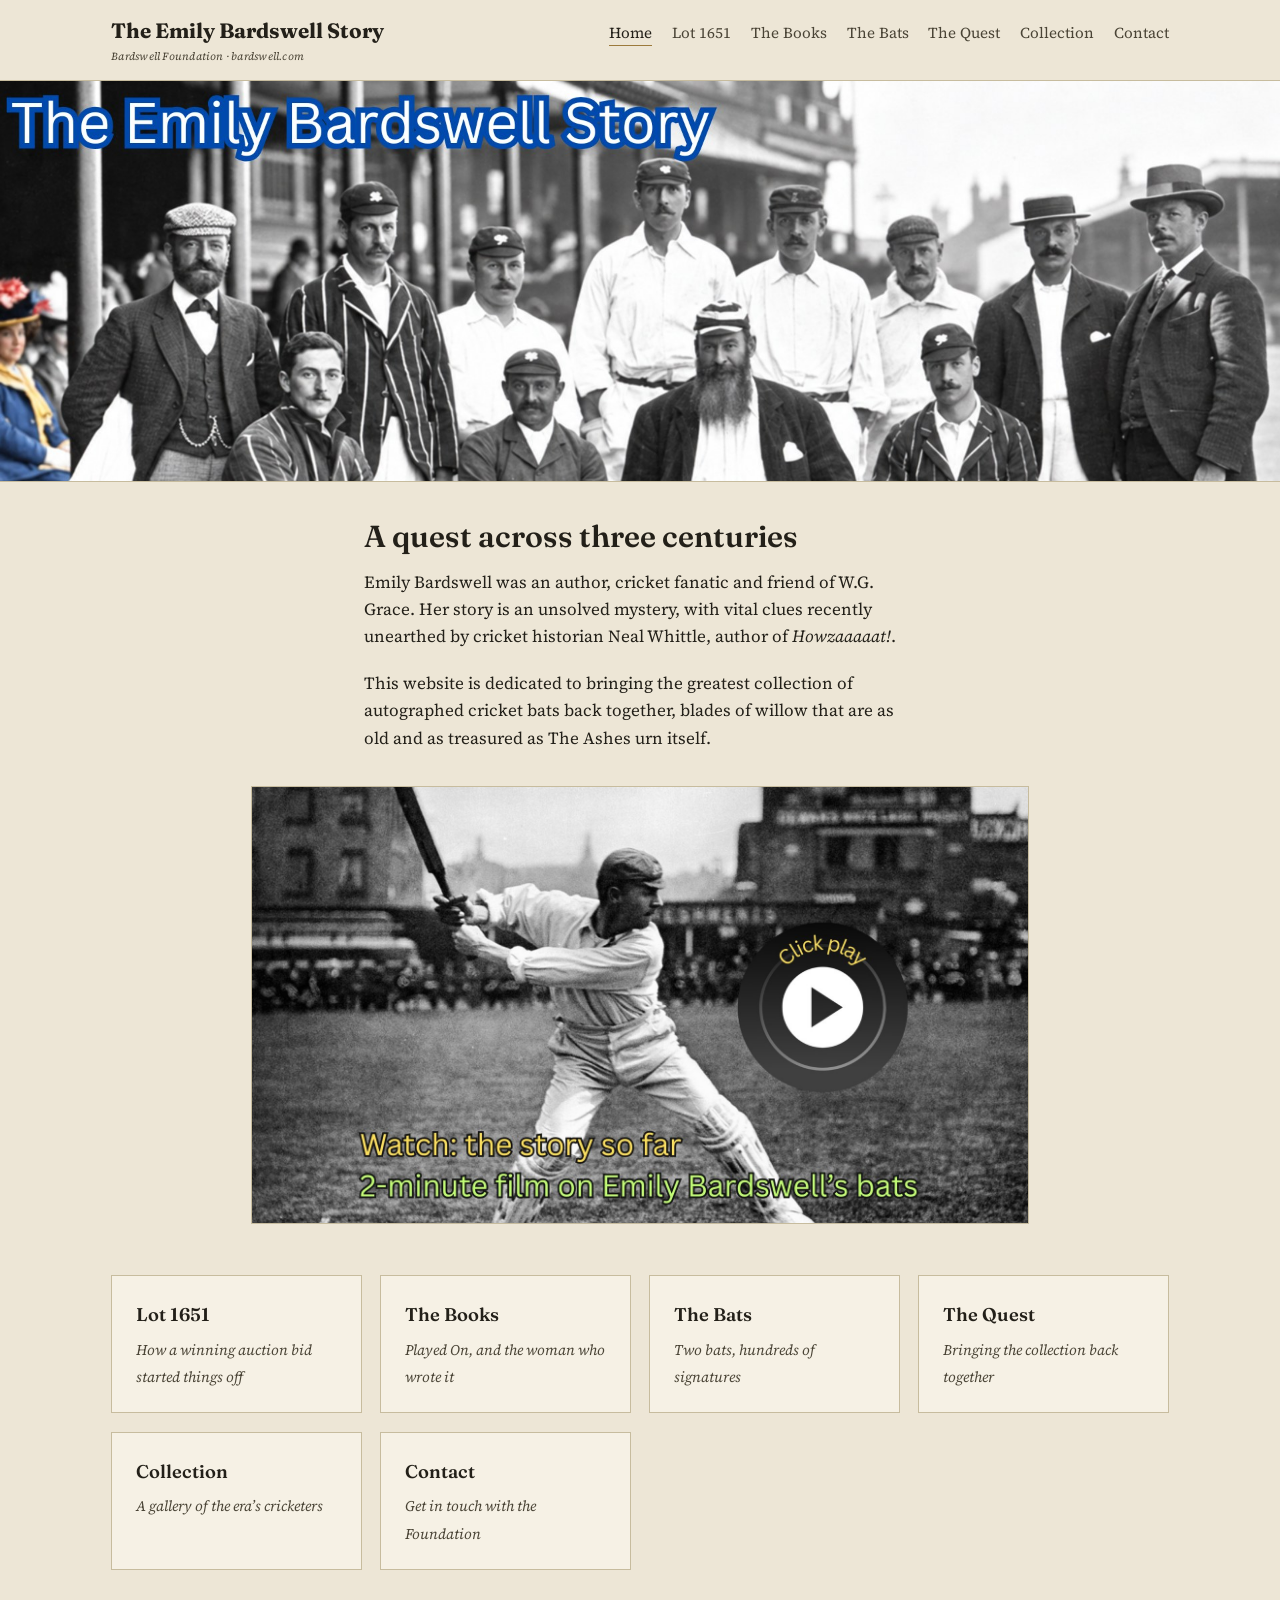
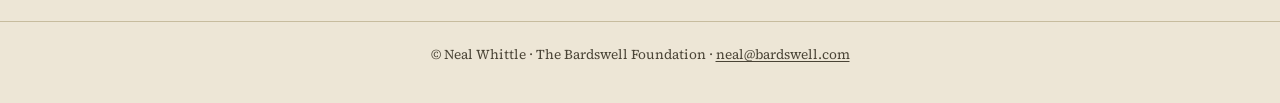
<file: index.html>
<!DOCTYPE html>
<html lang="en">
<head>
<meta charset="UTF-8">
<meta name="viewport" content="width=device-width, initial-scale=1.0">
<title>Home — The Emily Bardswell Story</title>
<meta name="description" content="The Emily Bardswell Story: a quest to reunite a forgotten Victorian cricket writer with her lost collection of autographed bats.">
<link rel="preconnect" href="https://fonts.googleapis.com">
<link rel="preconnect" href="https://fonts.gstatic.com" crossorigin>
<link href="https://fonts.googleapis.com/css2?family=Fraunces:wght@500;600;700&family=Source+Serif+4:ital,wght@0,400;0,600;1,400;1,600&display=swap" rel="stylesheet">
<link rel="stylesheet" href="css/style.css">
<link rel="icon" href="favicon.svg" type="image/svg+xml">
<link rel="icon" href="favicon.ico" sizes="48x48">
<link rel="apple-touch-icon" href="apple-touch-icon.png">
</head>
<body>
<a class="skip-link" href="#main">Skip to content</a>
<header class="site-header">
  <div class="nav-wrap">
    <a class="site-mark" href="index.html">The Emily Bardswell Story
      <span class="mark-small">Bardswell Foundation &middot; bardswell.com</span>
    </a>
    <nav aria-label="Primary">
      <ul class="site-nav">
        <li><a href="index.html" aria-current="page">Home</a></li>
        <li><a href="lot-1651.html">Lot 1651</a></li>
        <li><a href="the-books.html">The Books</a></li>
        <li><a href="the-bats.html">The Bats</a></li>
        <li><a href="the-quest.html">The Quest</a></li>
        <li><a href="collection.html">Collection</a></li>
        <li><a href="contact.html">Contact</a></li>
      </ul>
    </nav>
  </div>
</header>
<main id="main">
<div class="hero-banner">
  <img src="images/header.jpg" alt="The Emily Bardswell Story — banner featuring a Victorian-era cricket team photograph" loading="eager">
</div>

<div class="home-intro">
  <h1 class="visually-hidden">The Emily Bardswell Story</h1>
  <h2>A quest across three centuries</h2>
  <p>Emily Bardswell was an author, cricket fanatic and friend of W.G. Grace. Her story is an unsolved mystery, with vital clues recently unearthed by cricket historian Neal Whittle, author of <em>Howzaaaaat!</em>.</p><p>This website is dedicated to bringing the greatest collection of autographed cricket bats back together, blades of willow that are as old and as treasured as The Ashes urn itself.</p>
</div>

<div class="video-feature">
  <button type="button" class="video-card" data-video-trigger aria-haspopup="dialog" aria-label="Play the film: Watch the story so far, a 2-minute film on Emily Bardswell's bats">
    <img src="images/video-card.jpg" alt="Black and white photograph of a Victorian batsman mid-swing, with a play button and the words Watch: the story so far" width="1600" height="900" loading="lazy">
  </button>
</div>

<nav class="section-grid" aria-label="Explore the story">
  <a class="section-card" href="lot-1651.html">
    <span class="sc-label">Lot 1651</span>
    <span class="sc-desc">How a winning auction bid started things off</span>
  </a>
  <a class="section-card" href="the-books.html">
    <span class="sc-label">The Books</span>
    <span class="sc-desc">Played On, and the woman who wrote it</span>
  </a>
  <a class="section-card" href="the-bats.html">
    <span class="sc-label">The Bats</span>
    <span class="sc-desc">Two bats, hundreds of signatures</span>
  </a>
  <a class="section-card" href="the-quest.html">
    <span class="sc-label">The Quest</span>
    <span class="sc-desc">Bringing the collection back together</span>
  </a>
  <a class="section-card" href="collection.html">
    <span class="sc-label">Collection</span>
    <span class="sc-desc">A gallery of the era&rsquo;s cricketers</span>
  </a>
  <a class="section-card" href="contact.html">
    <span class="sc-label">Contact</span>
    <span class="sc-desc">Get in touch with the Foundation</span>
  </a>
</nav>

<div class="video-modal" data-video-modal role="dialog" aria-modal="true" aria-label="Emily Bardswell story video">
  <div class="video-modal-inner">
    <button type="button" class="video-modal-close" data-video-close aria-label="Close video">&times;</button>
    <video controls playsinline preload="none" poster="">
      <source src="images/video/emily.mp4" type="video/mp4">
      Your browser does not support embedded video. <a href="images/video/emily.mp4">Download the video</a>.
    </video>
  </div>
</div>

</main>
<footer class="site-footer">
  <p>&copy; Neal Whittle &middot; The Bardswell Foundation &middot; <a href="contact.html">neal@bardswell.com</a></p>
</footer>
<script src="js/main.js"></script>
</body>
</html>
</file>
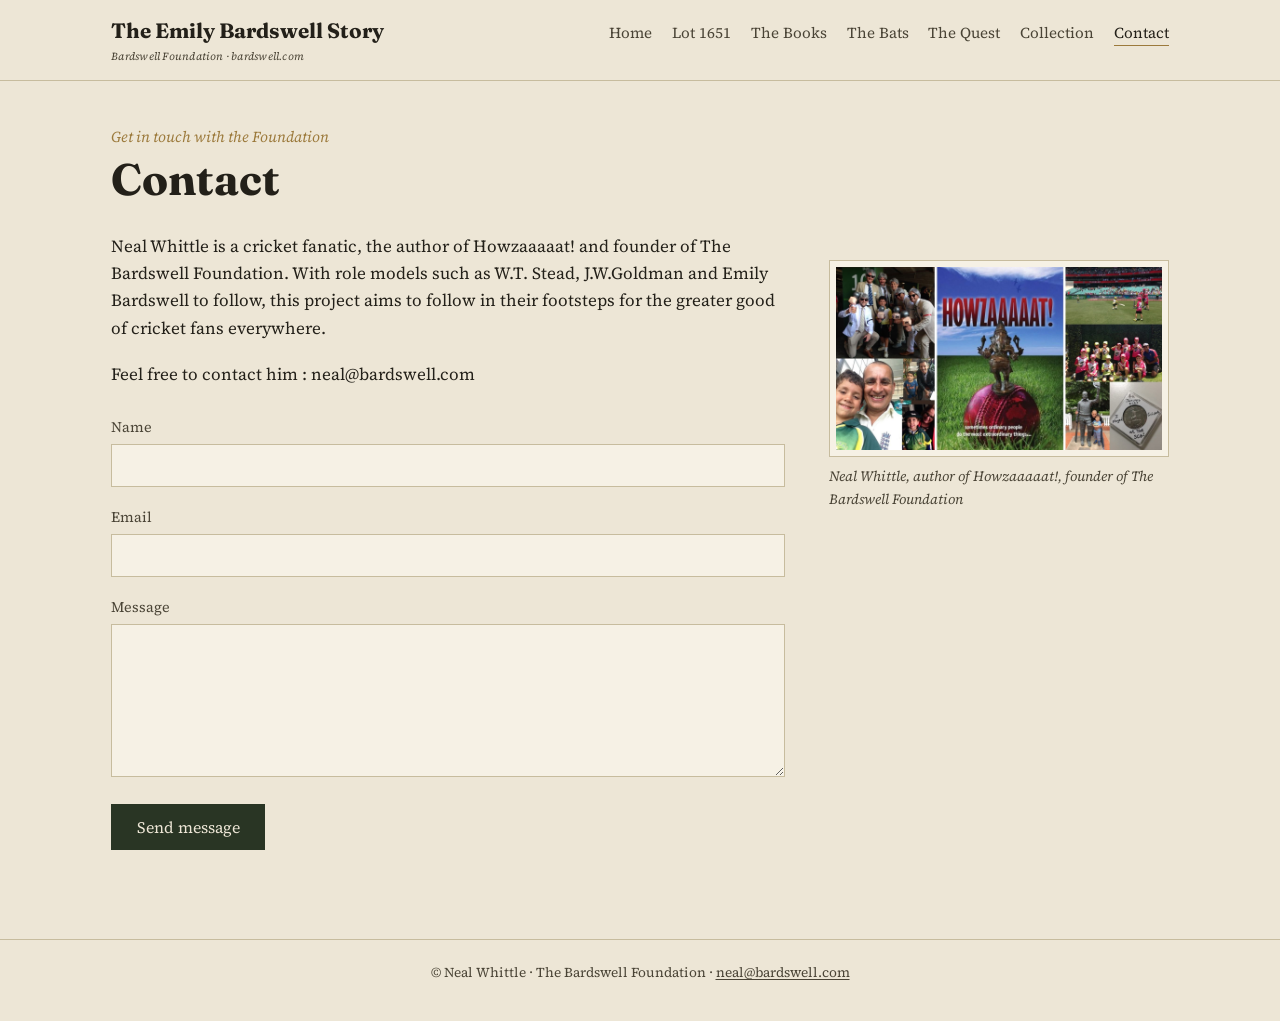
<file: contact.html>
<!DOCTYPE html>
<html lang="en">
<head>
<meta charset="UTF-8">
<meta name="viewport" content="width=device-width, initial-scale=1.0">
<title>Contact — The Emily Bardswell Story</title>
<meta name="description" content="Get in touch with Neal Whittle and The Bardswell Foundation.">
<link rel="preconnect" href="https://fonts.googleapis.com">
<link rel="preconnect" href="https://fonts.gstatic.com" crossorigin>
<link href="https://fonts.googleapis.com/css2?family=Fraunces:wght@500;600;700&family=Source+Serif+4:ital,wght@0,400;0,600;1,400;1,600&display=swap" rel="stylesheet">
<link rel="stylesheet" href="css/style.css">
</head>
<body>
<a class="skip-link" href="#main">Skip to content</a>
<header class="site-header">
  <div class="nav-wrap">
    <a class="site-mark" href="index.html">The Emily Bardswell Story
      <span class="mark-small">Bardswell Foundation &middot; bardswell.com</span>
    </a>
    <nav aria-label="Primary">
      <ul class="site-nav">
        <li><a href="index.html">Home</a></li>
        <li><a href="lot-1651.html">Lot 1651</a></li>
        <li><a href="the-books.html">The Books</a></li>
        <li><a href="the-bats.html">The Bats</a></li>
        <li><a href="the-quest.html">The Quest</a></li>
        <li><a href="collection.html">Collection</a></li>
        <li><a href="contact.html" aria-current="page">Contact</a></li>
      </ul>
    </nav>
  </div>
</header>
<main id="main">
<div class="page-hero">
  <p class="page-eyebrow">Get in touch with the Foundation</p>
  <h1>Contact</h1>
</div>
<div class="shell">
  <div class="contact-grid">
    <div>
      <p>Neal Whittle is a cricket fanatic, the author of Howzaaaaat! and founder of The Bardswell Foundation. With role models such as W.T. Stead, J.W.Goldman and Emily Bardswell to follow, this project aims to follow in their footsteps for the greater good of cricket fans everywhere.</p>
      <p>Feel free to contact him : neal@bardswell.com</p>

      <form class="contact-form" data-contact-form>
        <input type="hidden" name="access_key" value="92685141-2f9b-4bc6-9990-4c38baf007da">
        <input type="hidden" name="subject" value="New message from bardswell.com">
        <input type="checkbox" name="botcheck" class="visually-hidden" style="display:none">

        <div class="form-field">
          <label for="name">Name</label>
          <input type="text" id="name" name="name" required>
        </div>
        <div class="form-field">
          <label for="email">Email</label>
          <input type="email" id="email" name="email" required>
        </div>
        <div class="form-field">
          <label for="message">Message</label>
          <textarea id="message" name="message" rows="6" required></textarea>
        </div>
        <button type="submit" class="btn-submit">Send message</button>
        <p class="form-status" data-form-status role="status"></p>
      </form>
    </div>

    <div class="contact-photo">
      <figure>
  <img src="images/content/contact-collage.jpg" alt="Neal Whittle, author of Howzaaaaat!, founder of The Bardswell Foundation" loading="lazy">
  <figcaption>Neal Whittle, author of Howzaaaaat!, founder of The Bardswell Foundation</figcaption>
</figure>
    </div>
  </div>
</div>

</main>
<footer class="site-footer">
  <p>&copy; Neal Whittle &middot; The Bardswell Foundation &middot; <a href="contact.html">neal@bardswell.com</a></p>
</footer>
<script src="js/main.js"></script>
</body>
</html>
</file>
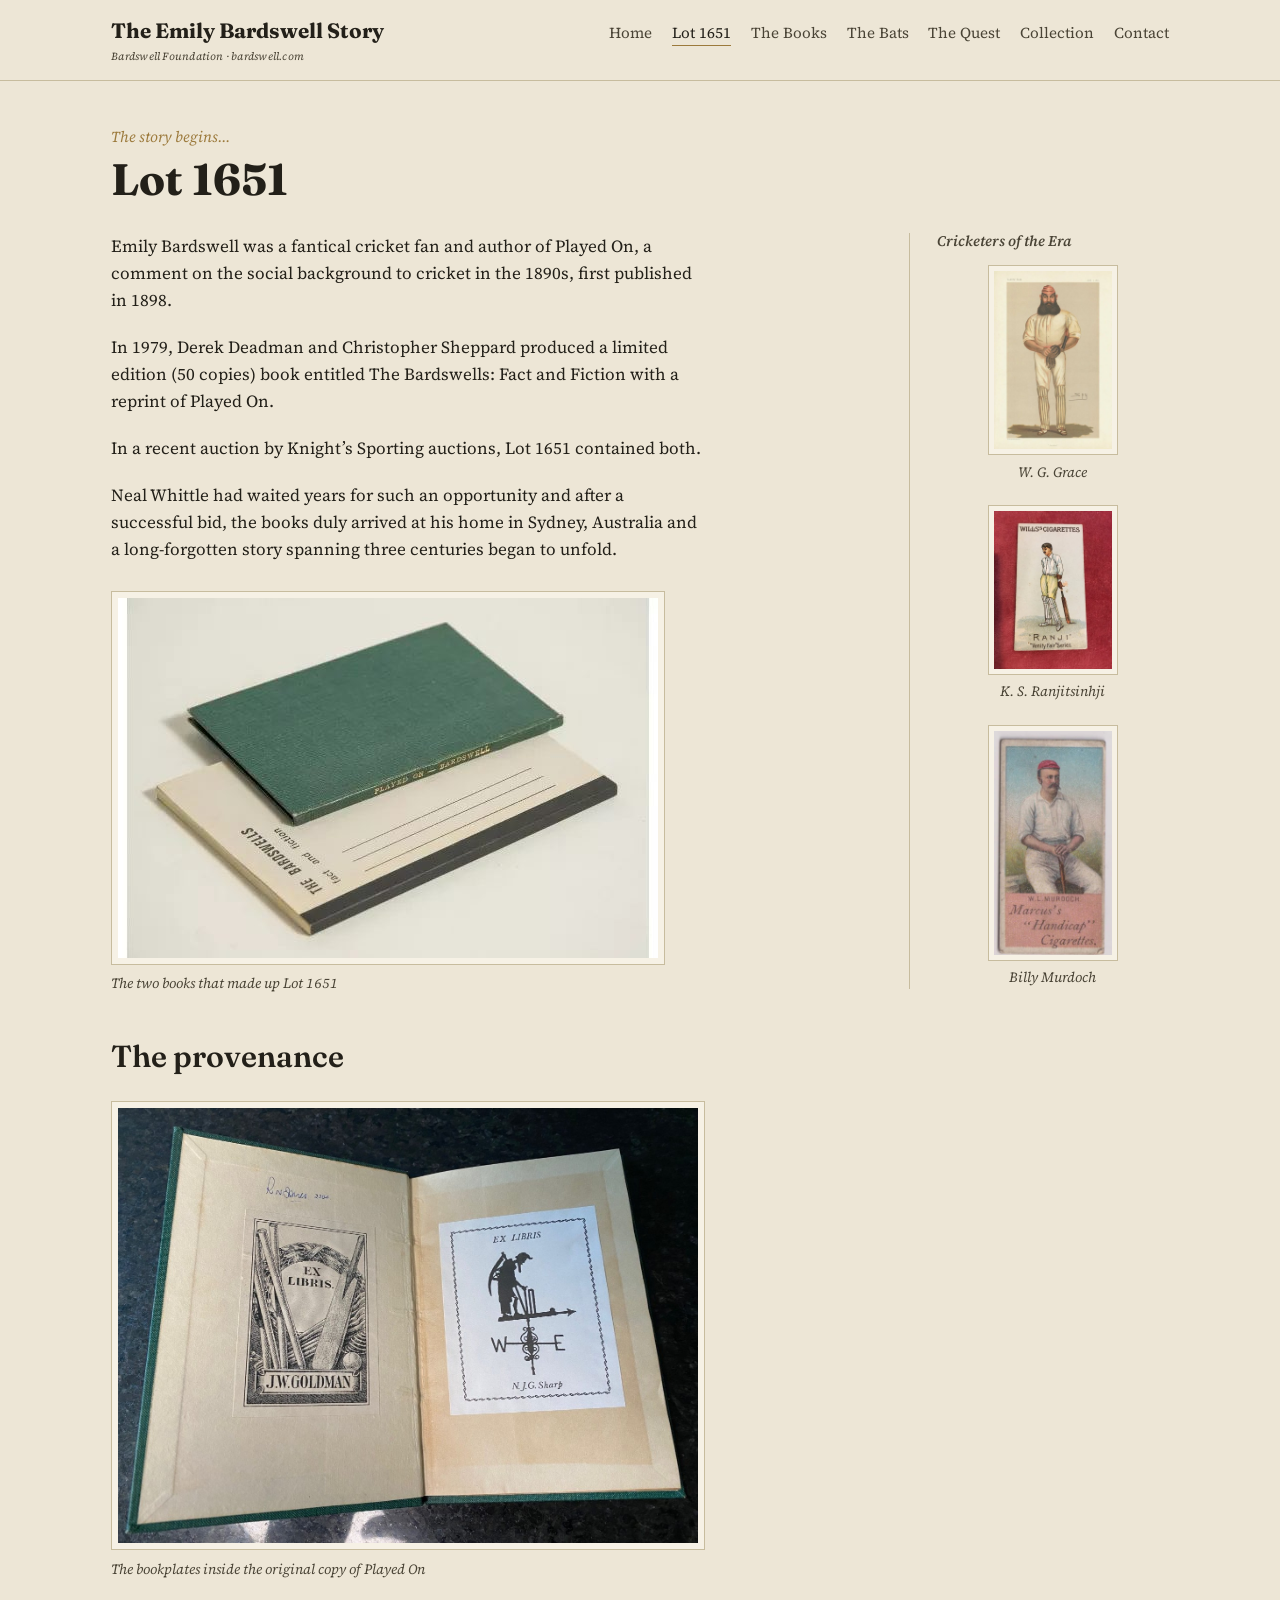
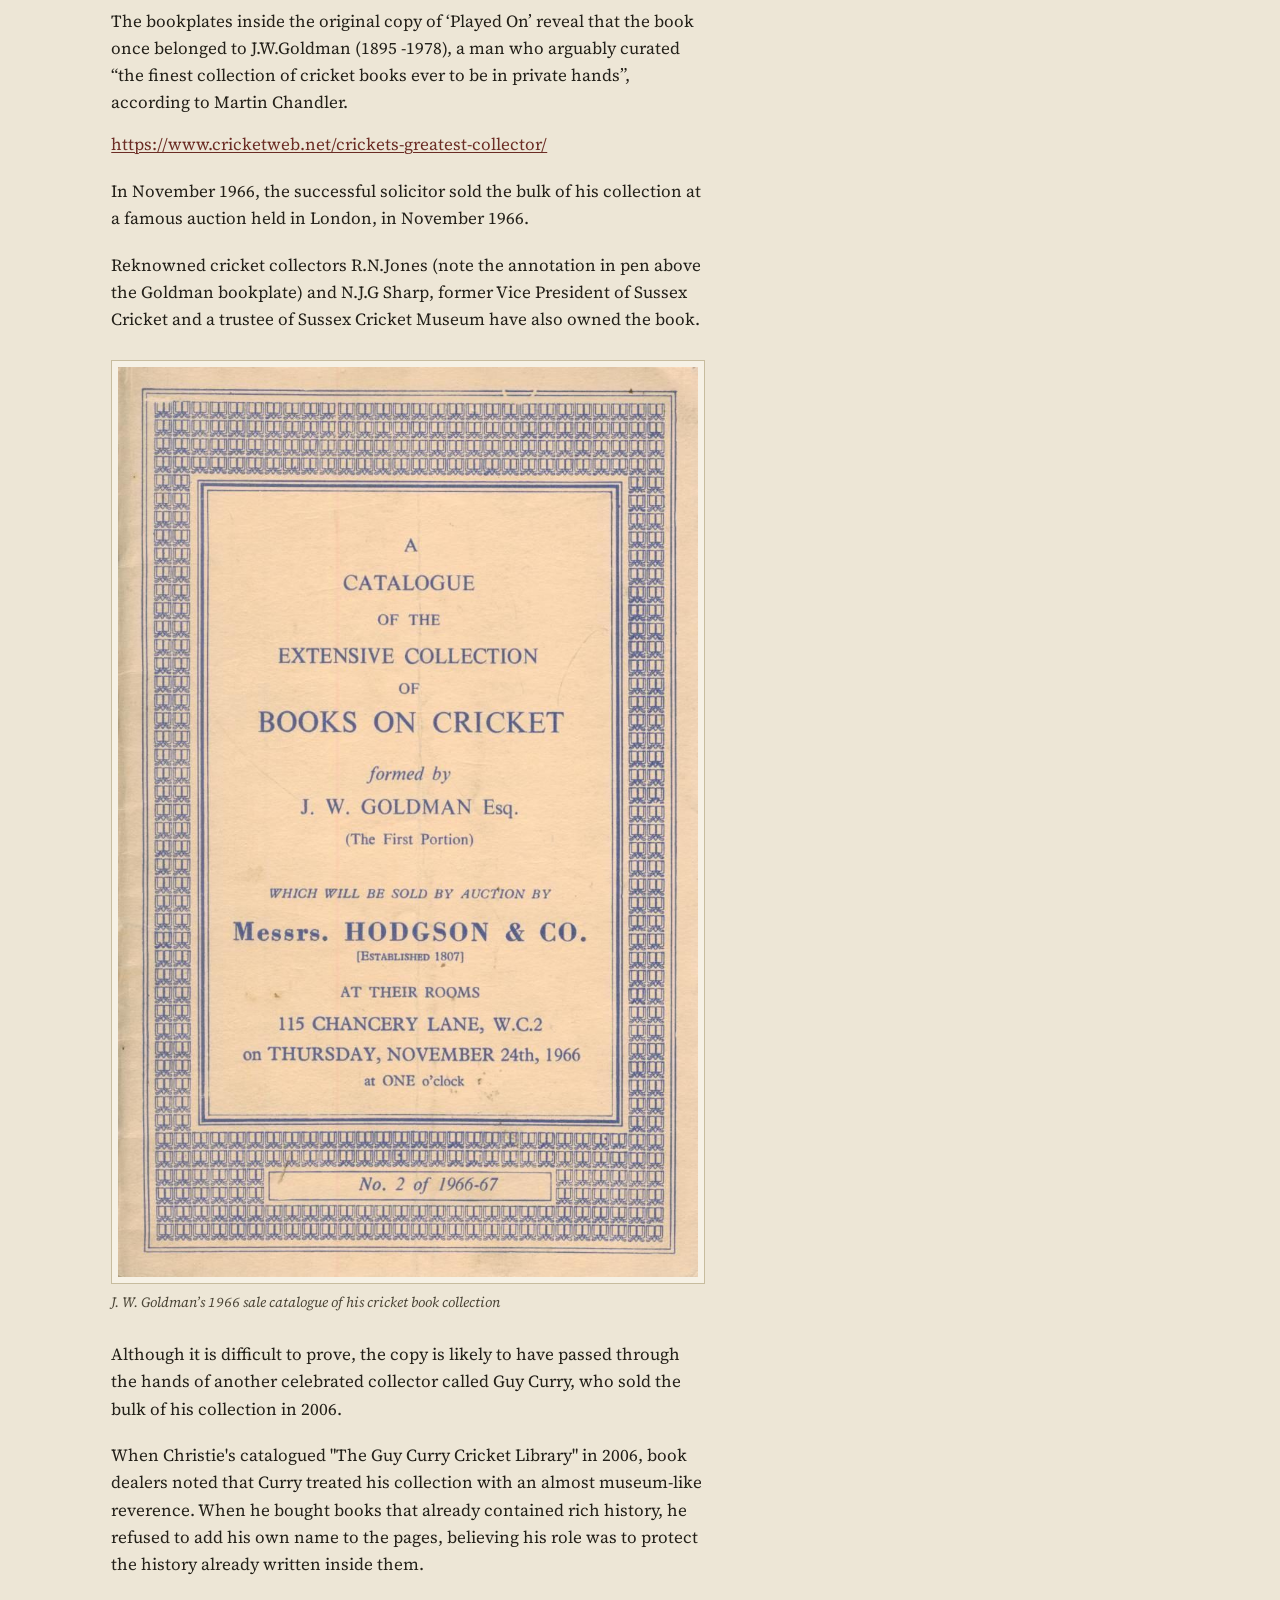
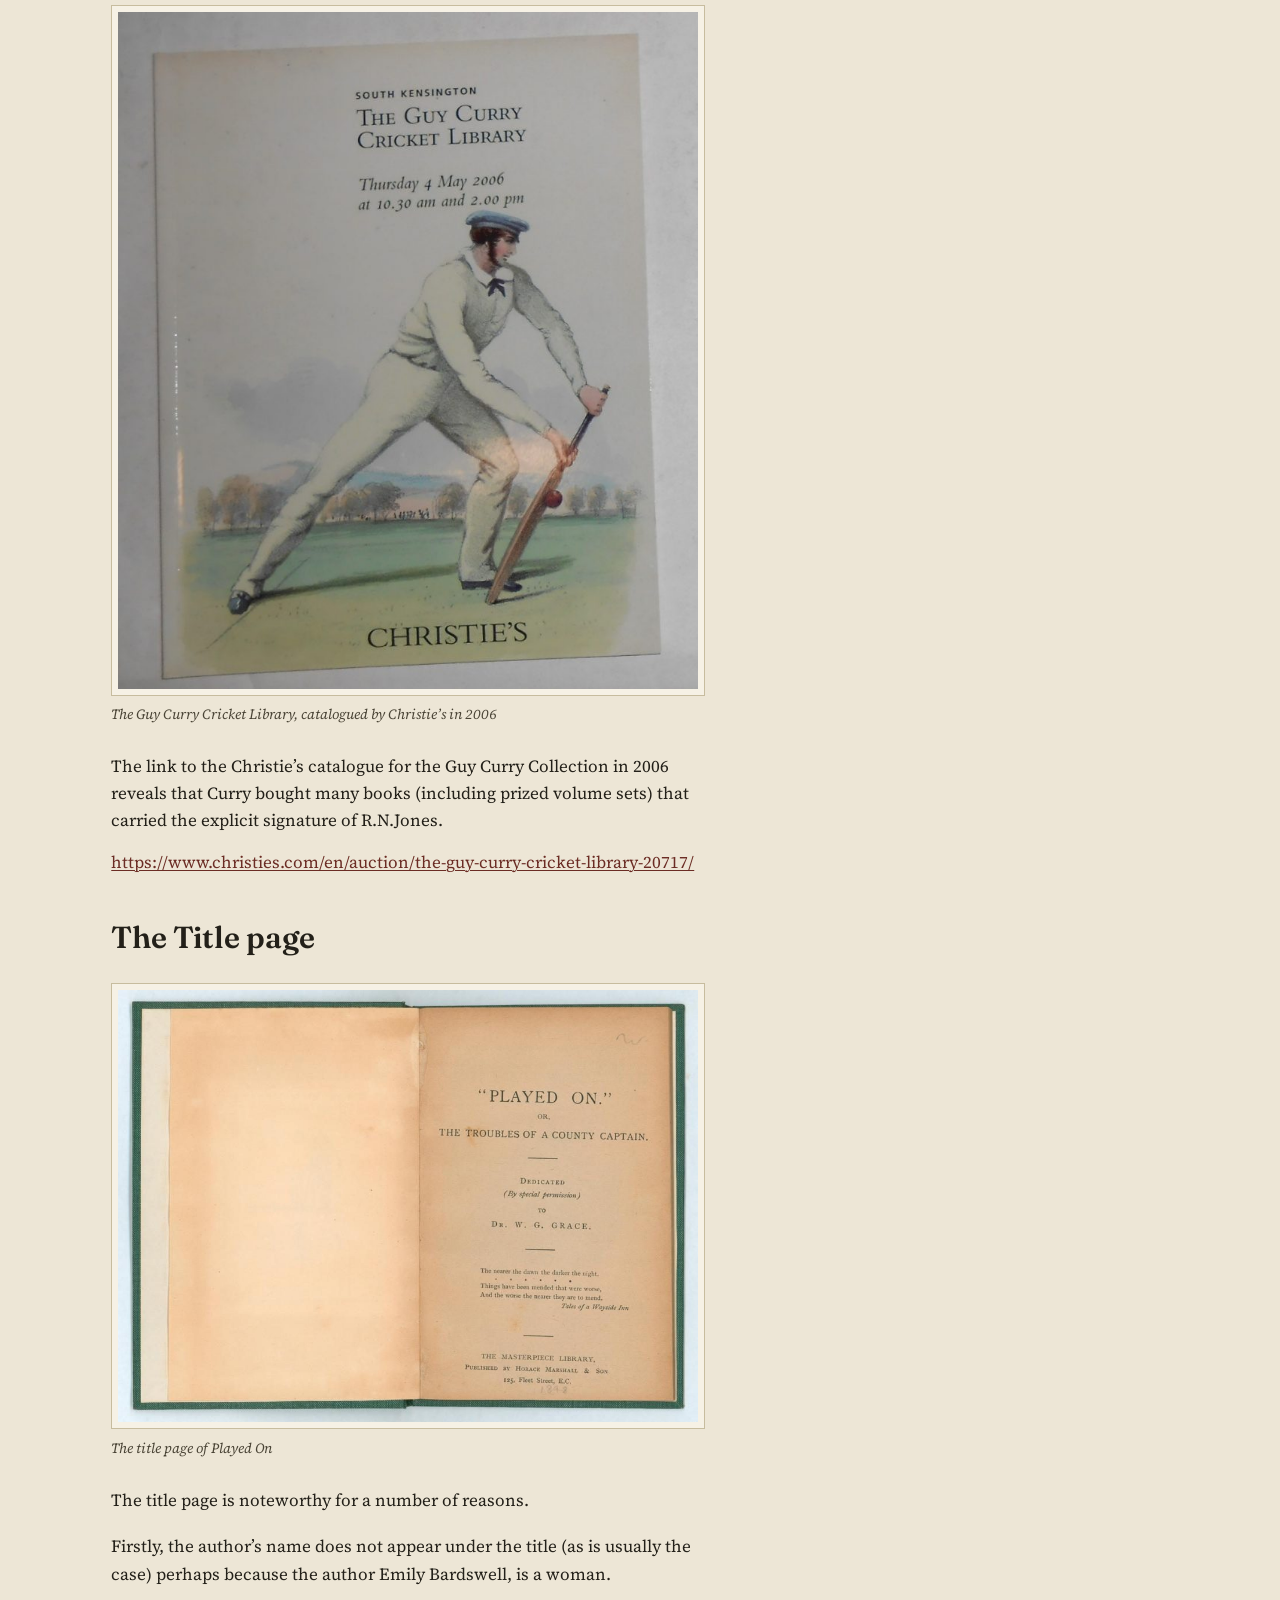
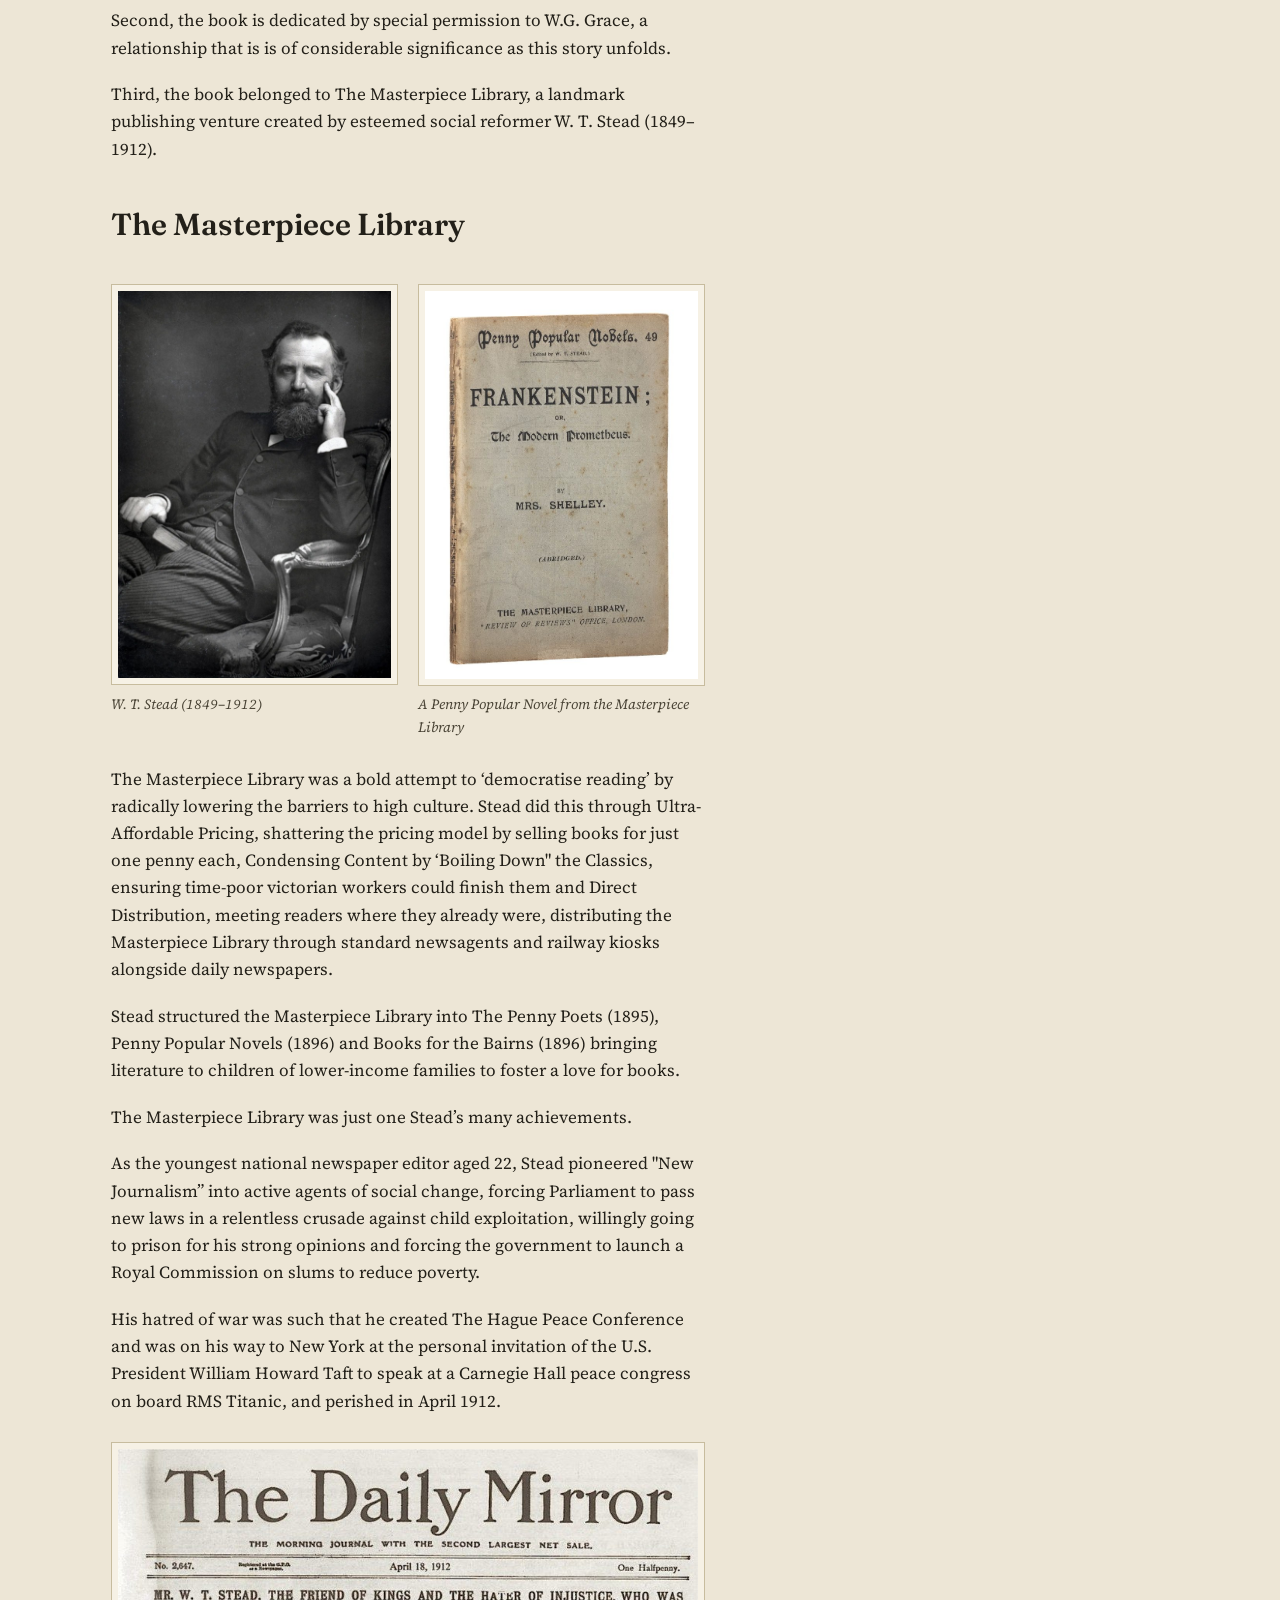
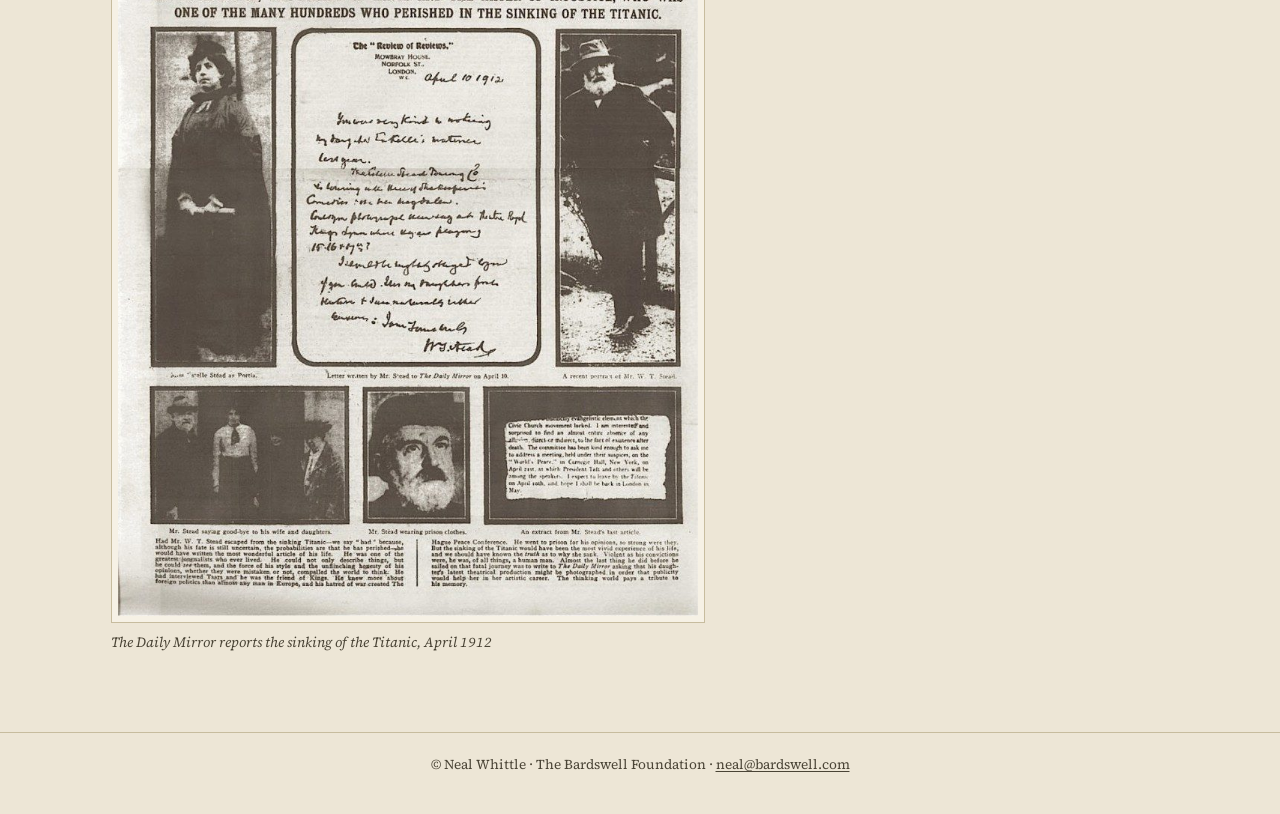
<file: lot-1651.html>
<!DOCTYPE html>
<html lang="en">
<head>
<meta charset="UTF-8">
<meta name="viewport" content="width=device-width, initial-scale=1.0">
<title>Lot 1651 — The Emily Bardswell Story</title>
<meta name="description" content="How a winning bid at auction on Lot 1651 uncovered the forgotten story of Emily Bardswell.">
<link rel="preconnect" href="https://fonts.googleapis.com">
<link rel="preconnect" href="https://fonts.gstatic.com" crossorigin>
<link href="https://fonts.googleapis.com/css2?family=Fraunces:wght@500;600;700&family=Source+Serif+4:ital,wght@0,400;0,600;1,400;1,600&display=swap" rel="stylesheet">
<link rel="stylesheet" href="css/style.css">
<link rel="icon" href="favicon.svg" type="image/svg+xml">
<link rel="icon" href="favicon.ico" sizes="48x48">
<link rel="apple-touch-icon" href="apple-touch-icon.png">
</head>
<body>
<a class="skip-link" href="#main">Skip to content</a>
<header class="site-header">
  <div class="nav-wrap">
    <a class="site-mark" href="index.html">The Emily Bardswell Story
      <span class="mark-small">Bardswell Foundation &middot; bardswell.com</span>
    </a>
    <nav aria-label="Primary">
      <ul class="site-nav">
        <li><a href="index.html">Home</a></li>
        <li><a href="lot-1651.html" aria-current="page">Lot 1651</a></li>
        <li><a href="the-books.html">The Books</a></li>
        <li><a href="the-bats.html">The Bats</a></li>
        <li><a href="the-quest.html">The Quest</a></li>
        <li><a href="collection.html">Collection</a></li>
        <li><a href="contact.html">Contact</a></li>
      </ul>
    </nav>
  </div>
</header>
<main id="main">
<div class="page-hero">
  <p class="page-eyebrow">The story begins&hellip;</p>
  <h1>Lot 1651</h1>
</div>
<div class="shell">
  <div class="layout-with-rail">
    <div class="content-col">

      <section class="prose-section">
        <p>Emily Bardswell was a fantical cricket fan and author of Played On, a comment on the social background to cricket in the 1890s, first published in 1898.</p>
        <p>In 1979, Derek Deadman and Christopher Sheppard produced a limited edition (50 copies) book entitled The Bardswells: Fact and Fiction with a reprint of Played On.</p>
        <p>In a recent auction by Knight’s Sporting auctions, Lot 1651 contained both.</p>
        <p>Neal Whittle had waited years for such an opportunity and after a successful bid, the books duly arrived at his home in Sydney, Australia and a long-forgotten story spanning three centuries began to unfold.</p>
        <figure>
  <img src="images/content/lot1651-books.jpg" alt="The two books that made up Lot 1651" loading="lazy">
  <figcaption>The two books that made up Lot 1651</figcaption>
</figure>
      </section>

      <section class="prose-section">
        <h2>The provenance</h2>
        <figure>
  <img src="images/content/bookplate.jpg" alt="The bookplates inside the original copy of Played On" loading="lazy">
  <figcaption>The bookplates inside the original copy of Played On</figcaption>
</figure>
        <p>The bookplates inside the original copy of ‘Played On’ reveal that the book once belonged to J.W.Goldman (1895 -1978), a man who arguably curated “the finest collection of cricket books ever to be in private hands”, according to Martin Chandler.</p>
        <p class="link-list"><p><a href="https://www.cricketweb.net/crickets-greatest-collector/">https://www.cricketweb.net/crickets-greatest-collector/</a></p></p>
        <p>In November 1966, the successful solicitor sold the bulk of his collection at a famous auction held in London, in November 1966.</p>
        <p>Reknowned cricket collectors R.N.Jones (note the annotation in pen above the Goldman bookplate) and N.J.G Sharp, former Vice President of Sussex Cricket and a trustee of Sussex Cricket Museum have also owned the book.</p>
        <figure>
  <img src="images/content/goldman-catalogue.jpg" alt="J. W. Goldman&rsquo;s 1966 sale catalogue of his cricket book collection" loading="lazy">
  <figcaption>J. W. Goldman&rsquo;s 1966 sale catalogue of his cricket book collection</figcaption>
</figure>
        <p>Although it is difficult to prove, the copy is likely to have passed through the hands of another celebrated collector called Guy Curry, who sold the bulk of his collection in 2006.</p>
        <p>When Christie's catalogued "The Guy Curry Cricket Library" in 2006, book dealers noted that Curry treated his collection with an almost museum-like reverence. When he bought books that already contained rich history, he refused to add his own name to the pages, believing his role was to protect the history already written inside them.</p>
        <figure>
  <img src="images/content/guy-curry-catalogue.jpg" alt="The Guy Curry Cricket Library, catalogued by Christie&rsquo;s in 2006" loading="lazy">
  <figcaption>The Guy Curry Cricket Library, catalogued by Christie&rsquo;s in 2006</figcaption>
</figure>
        <p>The link to the Christie’s catalogue for the Guy Curry Collection in 2006 reveals that Curry bought many books (including  prized volume sets) that carried the explicit signature of R.N.Jones.</p>
        <p class="link-list"><p><a href="https://www.christies.com/en/auction/the-guy-curry-cricket-library-20717/">https://www.christies.com/en/auction/the-guy-curry-cricket-library-20717/</a></p></p>
      </section>

      <section class="prose-section">
        <h2>The Title page</h2>
        <figure>
  <img src="images/content/title-page.jpg" alt="The title page of Played On" loading="lazy">
  <figcaption>The title page of Played On</figcaption>
</figure>
        <p>The title page is noteworthy for a number of reasons.</p>
        <p>Firstly, the author’s name does not appear under the title (as is usually the case) perhaps because the author Emily Bardswell, is a woman.</p>
        <p>Second, the book is dedicated by special permission to W.G. Grace, a relationship that is is of considerable significance as this story unfolds.</p>
        <p>Third, the book  belonged to The Masterpiece Library, a landmark publishing venture created by esteemed social reformer W. T. Stead (1849–1912).</p>
      </section>

      <section class="prose-section">
        <h2>The Masterpiece Library</h2>
        <div class="figure-row">
  <figure>
  <img src="images/content/wt-stead-portrait.jpg" alt="W. T. Stead (1849&ndash;1912)" loading="lazy">
  <figcaption>W. T. Stead (1849&ndash;1912)</figcaption>
</figure>
  <figure>
  <img src="images/content/penny-popular-example.jpg" alt="A Penny Popular Novel from the Masterpiece Library" loading="lazy">
  <figcaption>A Penny Popular Novel from the Masterpiece Library</figcaption>
</figure>
</div>
        <p>The Masterpiece Library was a bold attempt to ‘democratise reading’ by radically lowering the barriers to high culture. Stead did this through Ultra-Affordable Pricing, shattering the pricing model by selling books for just one penny each, Condensing Content by ‘Boiling Down" the Classics, ensuring time-poor victorian workers could finish them and Direct Distribution, meeting readers where they already were, distributing the Masterpiece Library through standard newsagents and railway kiosks alongside daily newspapers.</p>
        <p>Stead structured the Masterpiece Library into The Penny Poets (1895), Penny Popular Novels (1896) and Books for the Bairns (1896) bringing literature to children of lower-income families to foster a love for books.</p>
        <p>The Masterpiece Library was just one Stead’s many achievements.</p>
        <p>As the youngest national newspaper editor aged 22, Stead pioneered "New Journalism” into active agents of social change, forcing Parliament to pass new laws in a relentless crusade against child exploitation, willingly going to prison for his strong opinions and forcing the government to launch a Royal Commission on slums to reduce poverty.</p>
        <p>His hatred of war was such that he created The Hague Peace Conference and was on his way to New York at the personal invitation of the U.S. President William Howard Taft to speak at a Carnegie Hall peace congress on board RMS Titanic, and perished in April 1912.</p>
        <figure>
  <img src="images/content/daily-mirror-titanic.jpg" alt="The Daily Mirror reports the sinking of the Titanic, April 1912" loading="lazy">
  <figcaption>The Daily Mirror reports the sinking of the Titanic, April 1912</figcaption>
</figure>
      </section>

    </div>
    <aside class="card-rail" aria-label="Cricketers of the Era">
      <h4>Cricketers of the Era</h4>
      <div class="rail-cards">
      <div class="rail-card">
        <img src="images/cards/Grace2.jpg" alt="Cricketer trading card: W. G. Grace" loading="lazy">
        <figcaption>W. G. Grace</figcaption>
      </div>
      <div class="rail-card">
        <img src="images/cards/Ranji.jpg" alt="Cricketer trading card: K. S. Ranjitsinhji" loading="lazy">
        <figcaption>K. S. Ranjitsinhji</figcaption>
      </div>
      <div class="rail-card">
        <img src="images/cards/Murdoch.jpg" alt="Cricketer trading card: Billy Murdoch" loading="lazy">
        <figcaption>Billy Murdoch</figcaption>
      </div>
      </div>
    </aside>
  </div>
</div>

</main>
<footer class="site-footer">
  <p>&copy; Neal Whittle &middot; The Bardswell Foundation &middot; <a href="contact.html">neal@bardswell.com</a></p>
</footer>
<script src="js/main.js"></script>
</body>
</html>
</file>
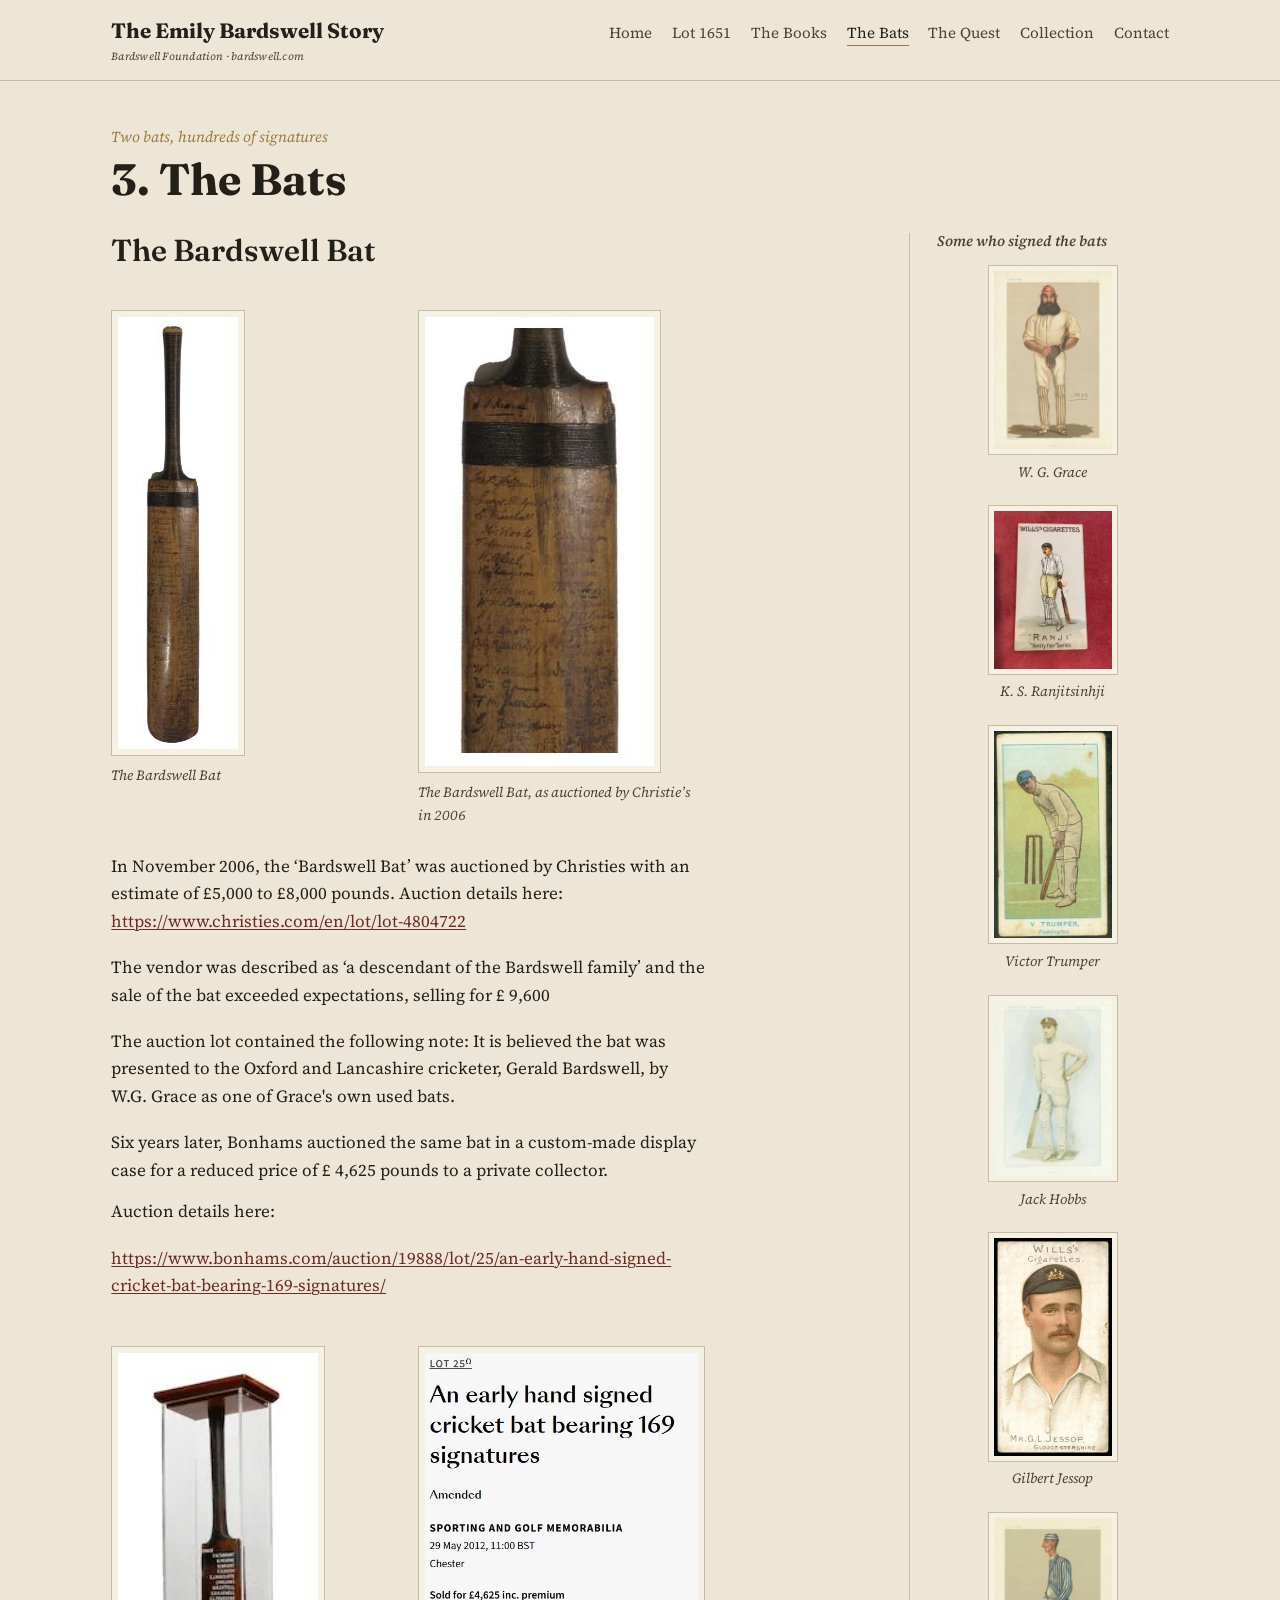
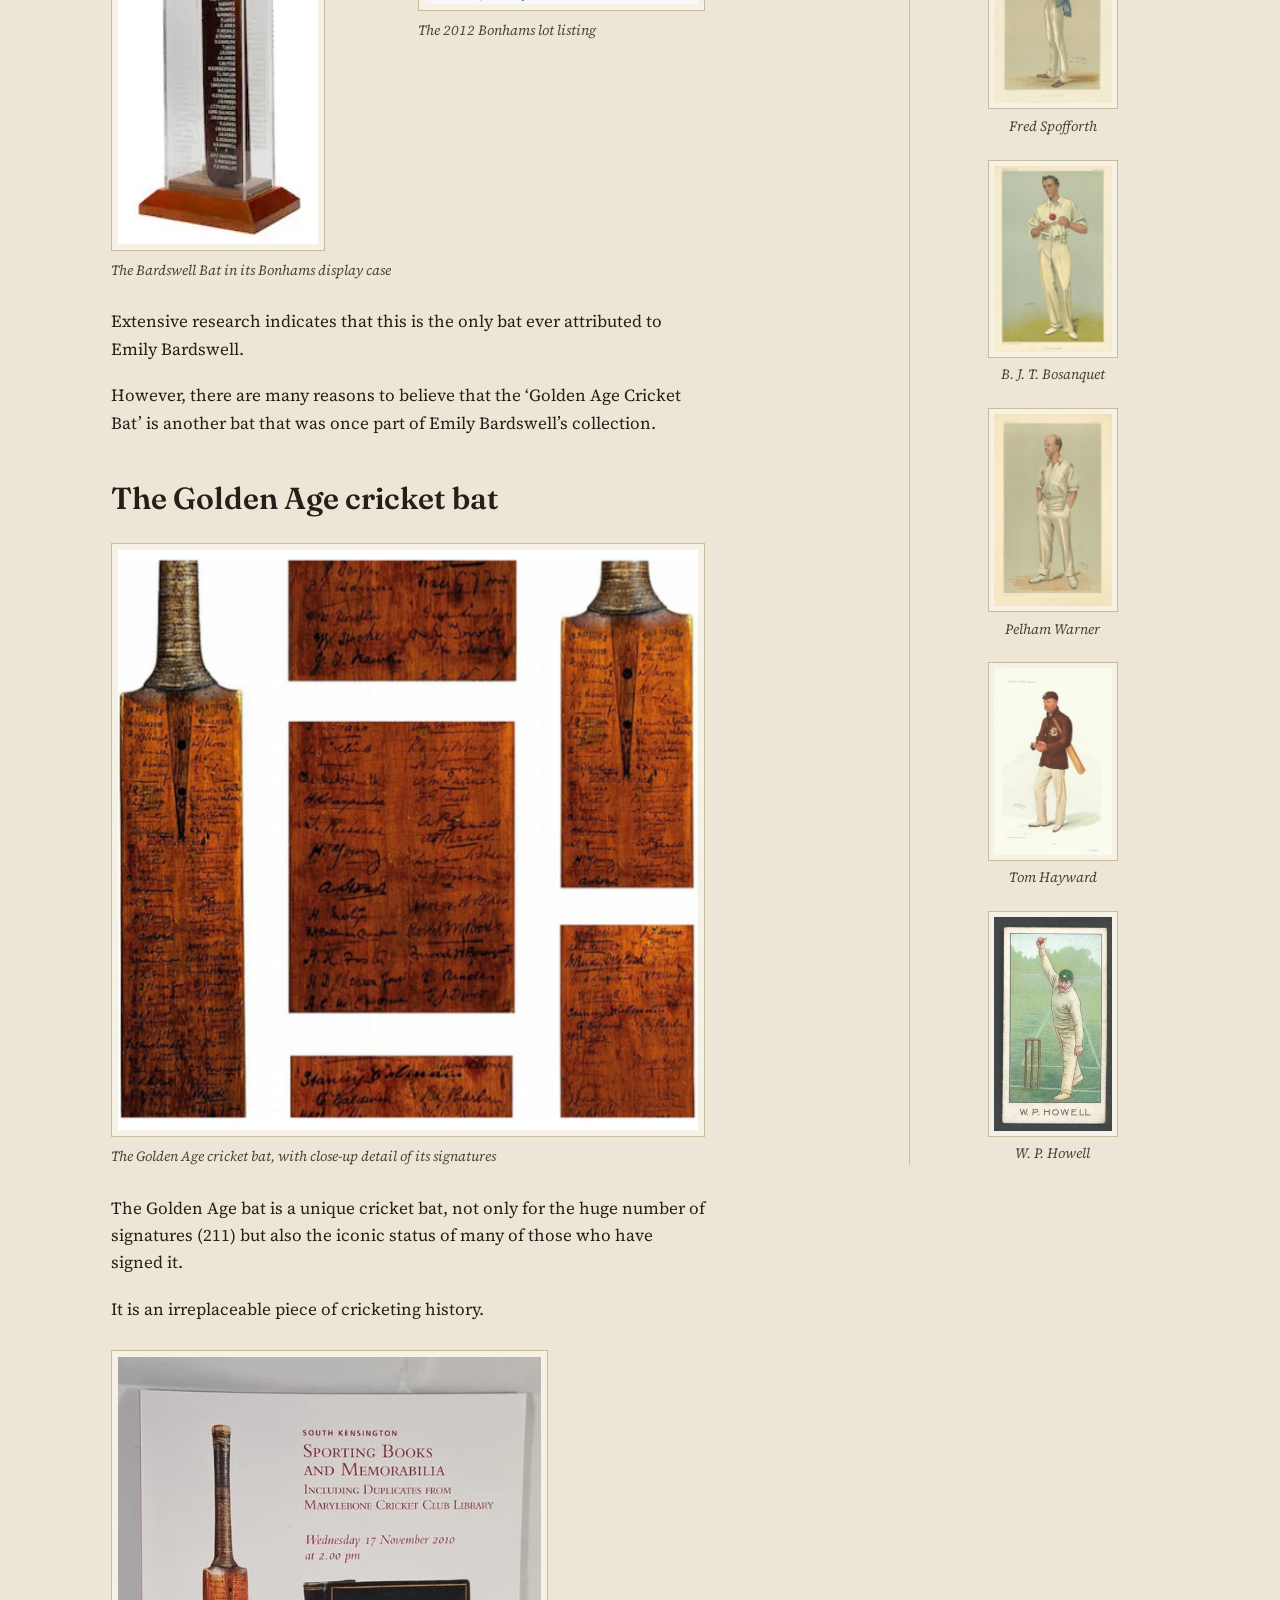
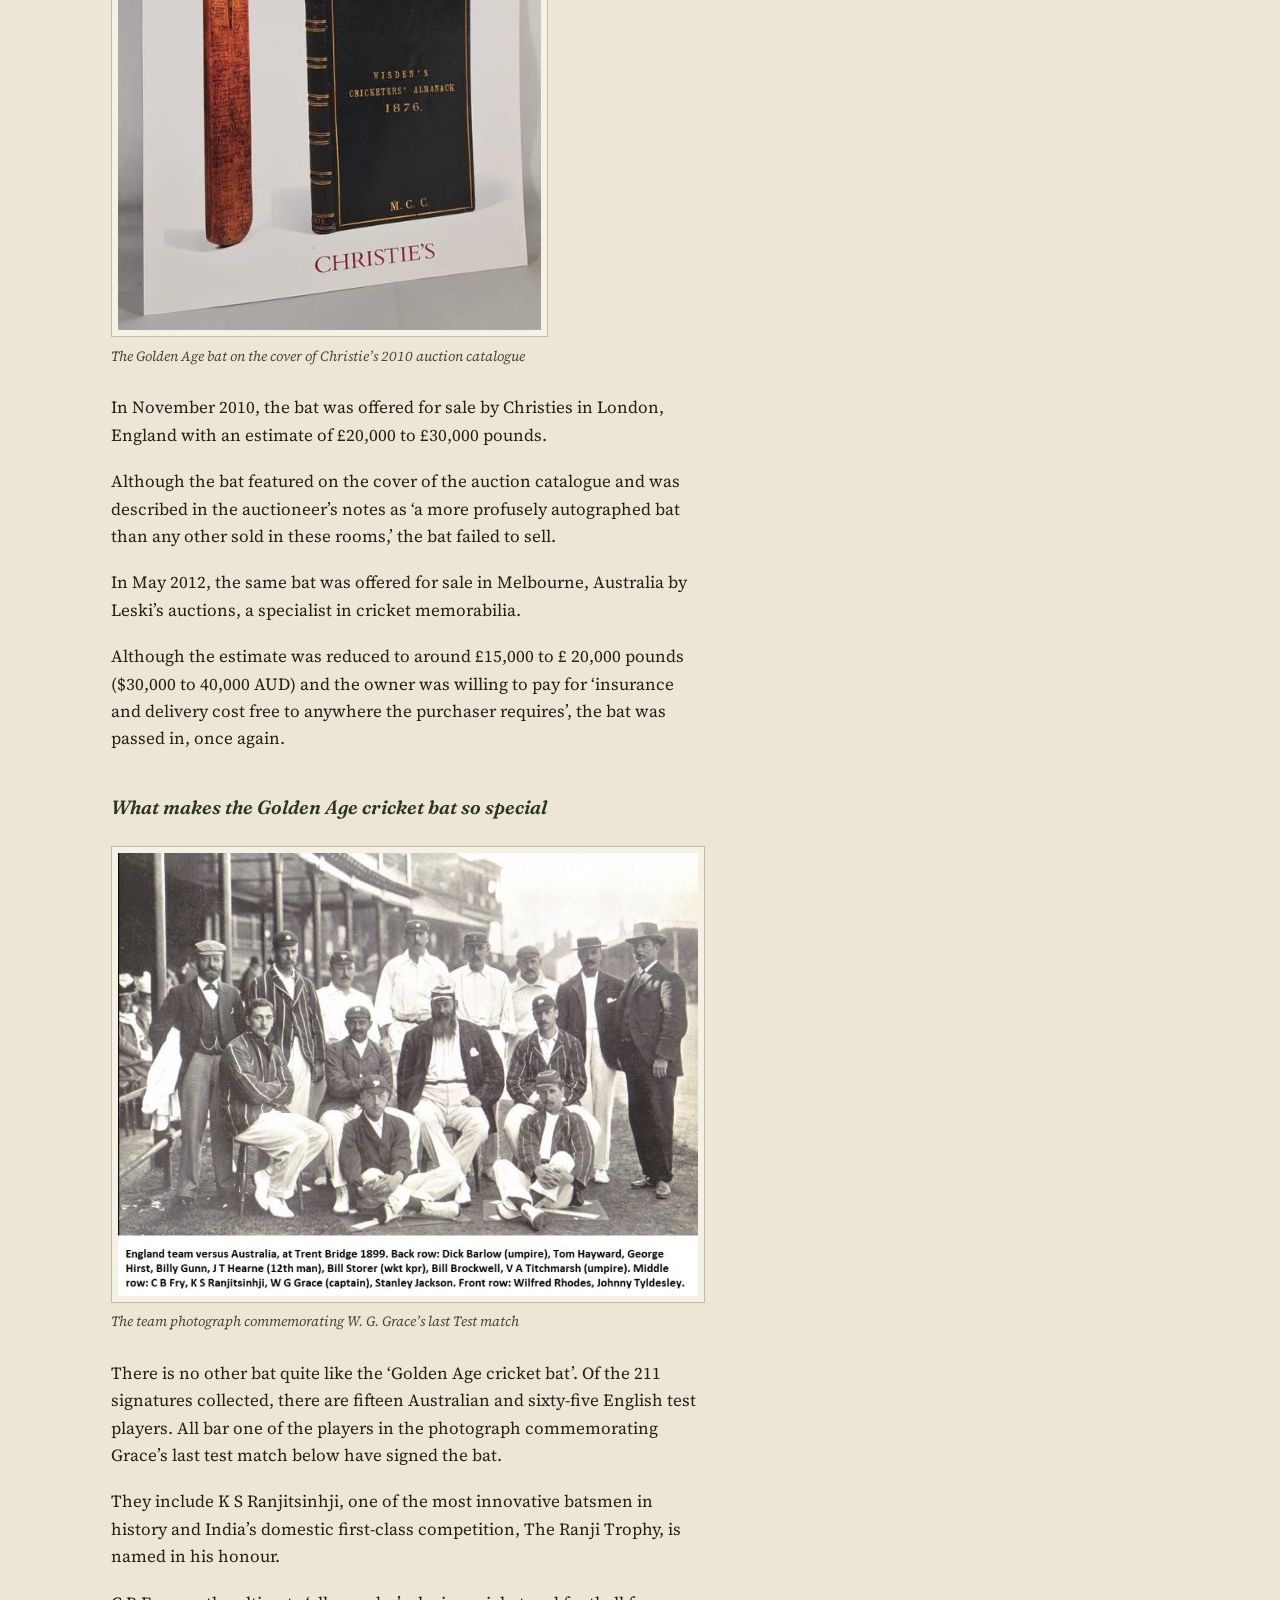
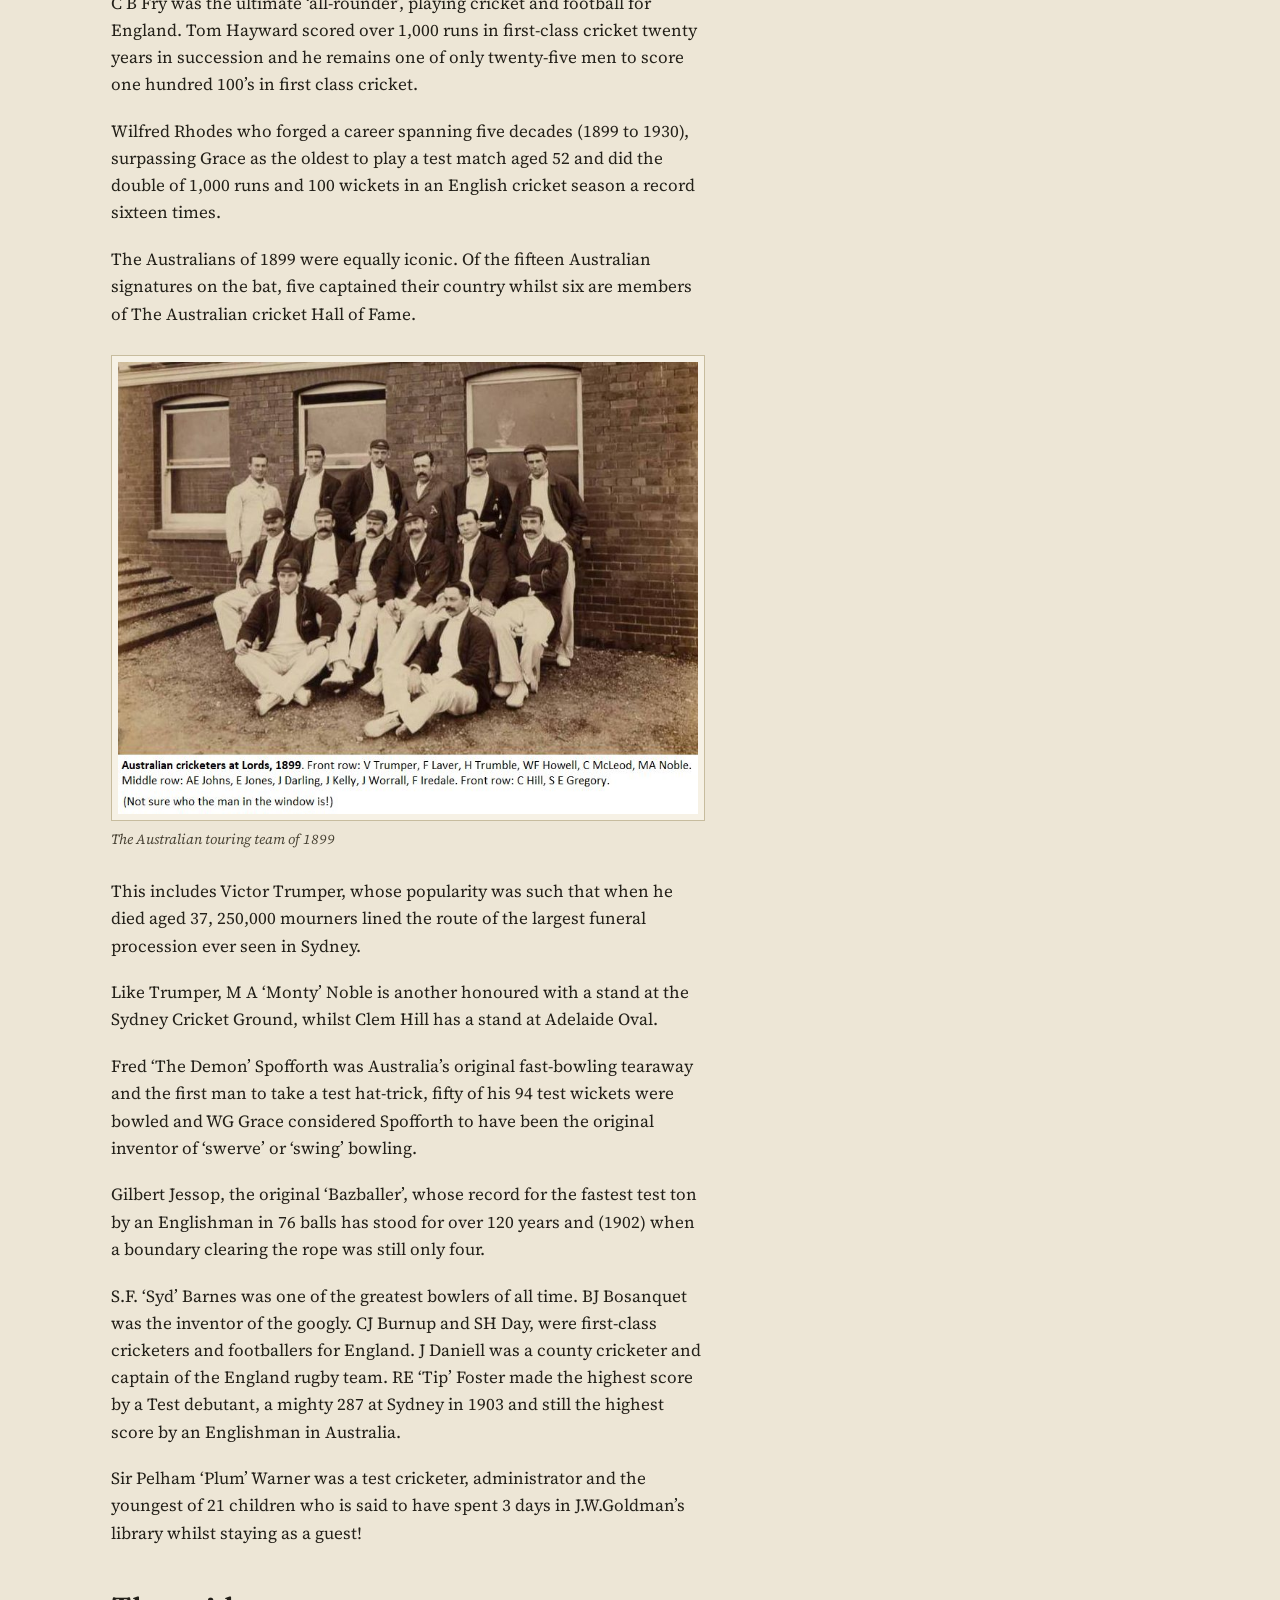
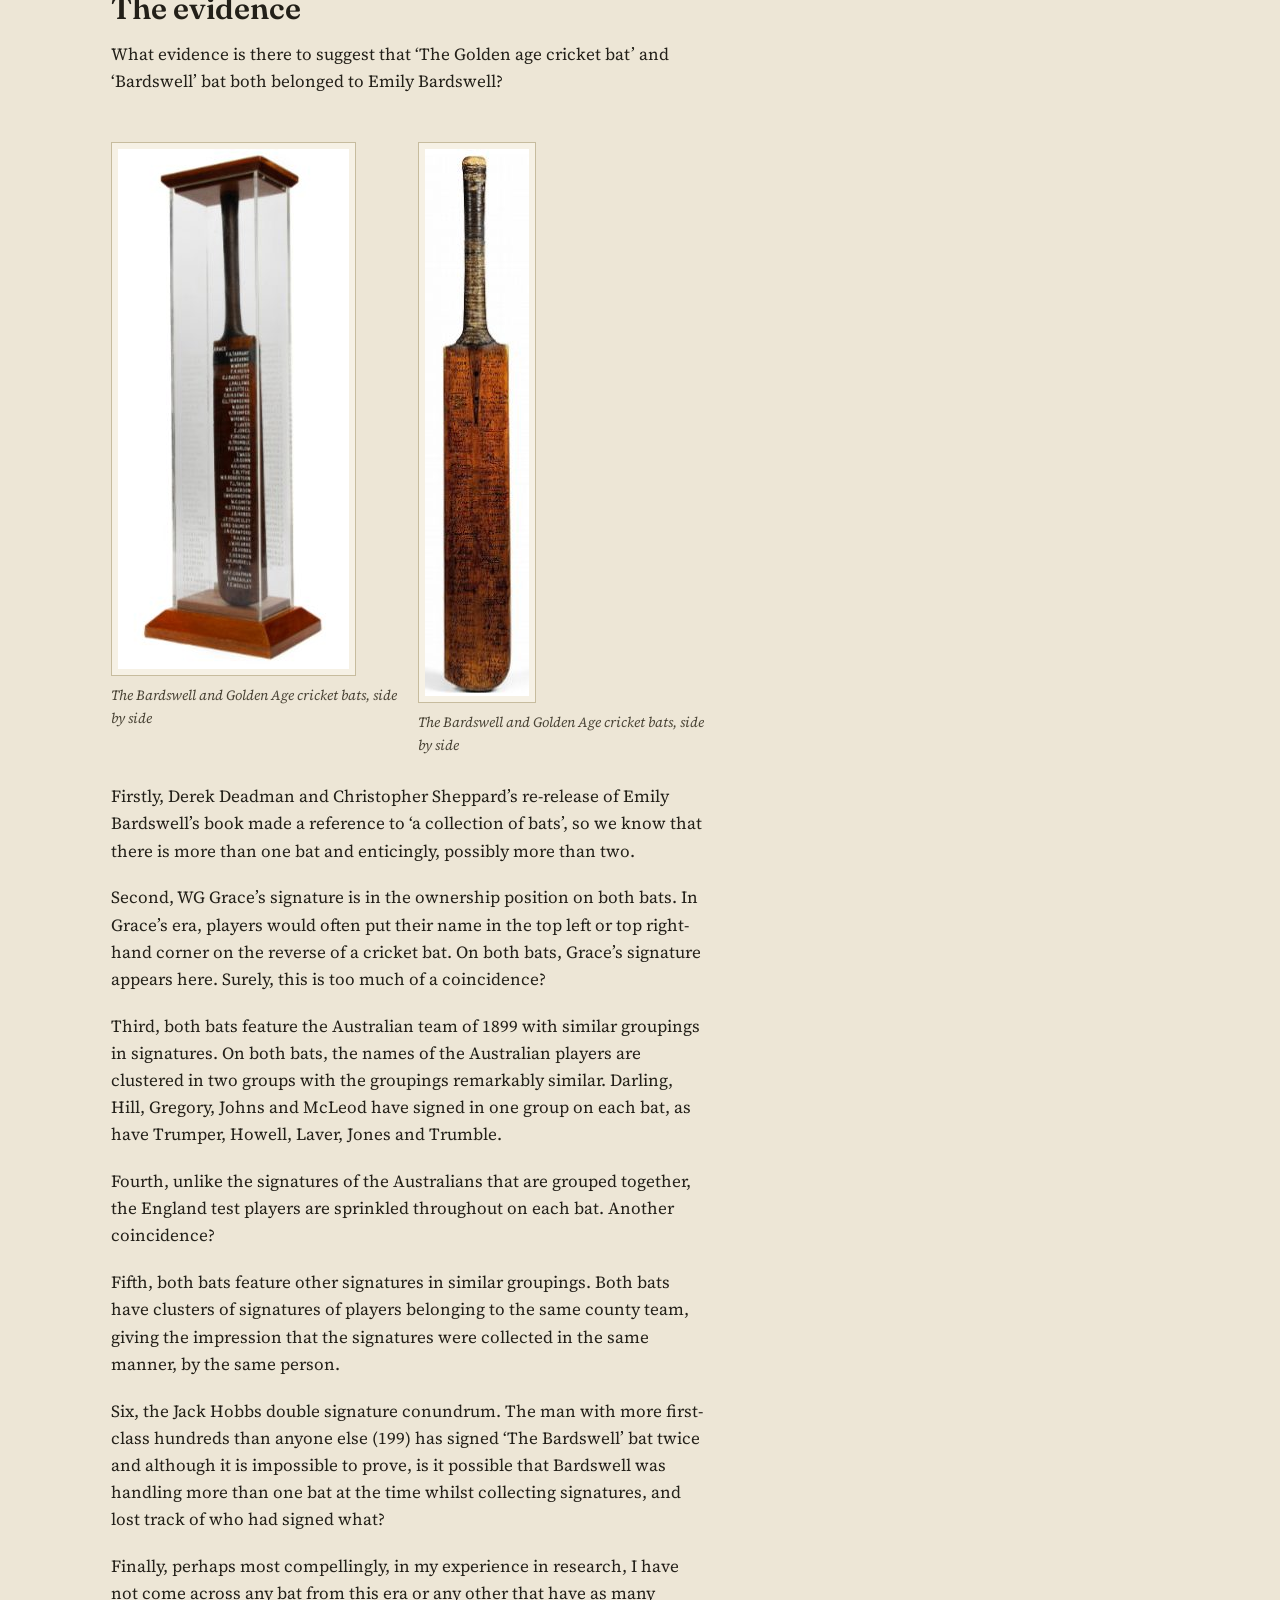
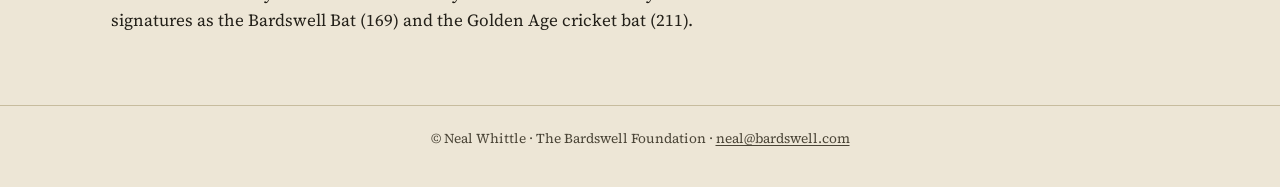
<file: the-bats.html>
<!DOCTYPE html>
<html lang="en">
<head>
<meta charset="UTF-8">
<meta name="viewport" content="width=device-width, initial-scale=1.0">
<title>The Bats — The Emily Bardswell Story</title>
<meta name="description" content="The Bardswell Bat and the Golden Age cricket bat: two extraordinary autographed bats and the evidence linking them to Emily Bardswell.">
<link rel="preconnect" href="https://fonts.googleapis.com">
<link rel="preconnect" href="https://fonts.gstatic.com" crossorigin>
<link href="https://fonts.googleapis.com/css2?family=Fraunces:wght@500;600;700&family=Source+Serif+4:ital,wght@0,400;0,600;1,400;1,600&display=swap" rel="stylesheet">
<link rel="stylesheet" href="css/style.css">
<link rel="icon" href="favicon.svg" type="image/svg+xml">
<link rel="icon" href="favicon.ico" sizes="48x48">
<link rel="apple-touch-icon" href="apple-touch-icon.png">
</head>
<body>
<a class="skip-link" href="#main">Skip to content</a>
<header class="site-header">
  <div class="nav-wrap">
    <a class="site-mark" href="index.html">The Emily Bardswell Story
      <span class="mark-small">Bardswell Foundation &middot; bardswell.com</span>
    </a>
    <nav aria-label="Primary">
      <ul class="site-nav">
        <li><a href="index.html">Home</a></li>
        <li><a href="lot-1651.html">Lot 1651</a></li>
        <li><a href="the-books.html">The Books</a></li>
        <li><a href="the-bats.html" aria-current="page">The Bats</a></li>
        <li><a href="the-quest.html">The Quest</a></li>
        <li><a href="collection.html">Collection</a></li>
        <li><a href="contact.html">Contact</a></li>
      </ul>
    </nav>
  </div>
</header>
<main id="main">
<div class="page-hero">
  <p class="page-eyebrow">Two bats, hundreds of signatures</p>
  <h1>3. The Bats</h1>
</div>
<div class="shell">
  <div class="layout-with-rail">
    <div class="content-col">

      <section class="prose-section">
        <h2>The Bardswell Bat</h2>
        <div class="figure-row">
  <figure>
  <img src="images/content/bardswell-bat-1.jpg" alt="The Bardswell Bat" loading="lazy">
  <figcaption>The Bardswell Bat</figcaption>
</figure>
  <figure>
  <img src="images/content/bardswell-bat-case-christies.jpg" alt="The Bardswell Bat, as auctioned by Christie&rsquo;s in 2006" loading="lazy">
  <figcaption>The Bardswell Bat, as auctioned by Christie&rsquo;s in 2006</figcaption>
</figure>
</div>
        <p>In November 2006, the ‘Bardswell Bat’ was auctioned by Christies with an estimate of £5,000 to £8,000 pounds. Auction details here: <a href="https://www.christies.com/en/lot/lot-4804722">https://www.christies.com/en/lot/lot-4804722</a></p>
        <p>The vendor was described as ‘a descendant of the Bardswell family’ and the sale of the bat exceeded expectations, selling for £ 9,600</p>
        <p>The auction lot contained the following note:  It is believed the bat was presented to the Oxford and Lancashire cricketer, Gerald Bardswell, by W.G. Grace as one of Grace's own used bats.</p>
        <p>Six years later, Bonhams auctioned the same bat in a custom-made display case for a reduced price of  £ 4,625 pounds to a private collector.</p>
        <p class="link-list"><p>Auction details here:</p> <p><a href="https://www.bonhams.com/auction/19888/lot/25/an-early-hand-signed-cricket-bat-bearing-169-signatures/">https://www.bonhams.com/auction/19888/lot/25/an-early-hand-signed-cricket-bat-bearing-169-signatures/</a></p></p>
        <div class="figure-row">
  <figure>
  <img src="images/content/bardswell-bat-case-bonhams.jpg" alt="The Bardswell Bat in its Bonhams display case" loading="lazy">
  <figcaption>The Bardswell Bat in its Bonhams display case</figcaption>
</figure>
  <figure>
  <img src="images/content/bonhams-lot-listing.jpg" alt="The 2012 Bonhams lot listing" loading="lazy">
  <figcaption>The 2012 Bonhams lot listing</figcaption>
</figure>
</div>
        <p>Extensive research indicates that this is the only bat ever attributed to Emily Bardswell.</p>
        <p>However, there are many reasons to believe that the ‘Golden Age Cricket Bat’ is another bat that was once part of Emily Bardswell’s collection.</p>
      </section>

      <section class="prose-section">
        <h2>The Golden Age cricket bat</h2>
        <figure>
  <img src="images/content/golden-age-bat-composite.jpg" alt="The Golden Age cricket bat, with close-up detail of its signatures" loading="lazy">
  <figcaption>The Golden Age cricket bat, with close-up detail of its signatures</figcaption>
</figure>
        <p>The Golden Age bat is a unique cricket bat, not only for the huge number of signatures (211) but also the iconic status of many of those who have signed it.</p>
        <p>It is an irreplaceable piece of cricketing history.</p>
        <figure>
  <img src="images/content/golden-age-christies-catalogue.jpg" alt="The Golden Age bat on the cover of Christie&rsquo;s 2010 auction catalogue" loading="lazy">
  <figcaption>The Golden Age bat on the cover of Christie&rsquo;s 2010 auction catalogue</figcaption>
</figure>
        <p>In November 2010, the bat was offered for sale by Christies in London, England with an estimate of £20,000 to £30,000 pounds.</p>
        <p>Although the bat featured on the cover of the auction catalogue and was described in the auctioneer’s notes as ‘a more profusely autographed bat than any other sold in these rooms,’ the bat failed to sell.</p>
        <p>In May 2012, the same bat was offered for sale in Melbourne, Australia by Leski’s auctions, a specialist in cricket memorabilia.</p>
        <p>Although the estimate was reduced to around £15,000 to £ 20,000 pounds ($30,000 to 40,000 AUD)  and the owner was willing to pay for ‘insurance and delivery cost free to anywhere the purchaser requires’, the bat was passed in, once again.</p>
      </section>

      <section class="prose-section">
        <h3>What makes the Golden Age cricket bat so special</h3>
        <figure>
  <img src="images/content/grace-last-test-team.jpg" alt="The team photograph commemorating W. G. Grace&rsquo;s last Test match" loading="lazy">
  <figcaption>The team photograph commemorating W. G. Grace&rsquo;s last Test match</figcaption>
</figure>
        <p>There is no other bat quite like the ‘Golden Age cricket bat’. Of the 211 signatures collected, there are fifteen Australian and sixty-five English test players. All bar one of the players in the photograph commemorating Grace’s last test match below have signed the bat.</p>
        <p>They include K S Ranjitsinhji, one of the most innovative batsmen in history and India’s domestic first-class competition, The Ranji Trophy, is named in his honour.</p>
        <p>C B Fry was the ultimate ‘all-rounder’, playing cricket and football for England. Tom Hayward scored over 1,000 runs in first-class cricket twenty years in succession and he remains one of only twenty-five men to score one hundred 100’s in first class cricket.</p>
        <p>Wilfred Rhodes who forged a career spanning five decades (1899 to 1930), surpassing Grace as the oldest to play a test match aged 52 and did the double of 1,000 runs and 100 wickets in an English cricket season a record sixteen times.</p>
        <p>The Australians of 1899 were equally iconic. Of the fifteen Australian signatures on the bat, five captained their country whilst six are members of The Australian cricket Hall of Fame.</p>
        <figure>
  <img src="images/content/australian-team-1899.jpg" alt="The Australian touring team of 1899" loading="lazy">
  <figcaption>The Australian touring team of 1899</figcaption>
</figure>
        <p>This includes Victor Trumper, whose popularity was such that when he died aged 37, 250,000 mourners lined the route of the largest funeral procession ever seen in Sydney.</p>
        <p>Like Trumper, M A ‘Monty’ Noble is another honoured with a stand at the Sydney Cricket Ground, whilst Clem Hill has a stand at Adelaide Oval.</p>
        <p>Fred ‘The Demon’ Spofforth was Australia’s original fast-bowling tearaway and the first man to take a test hat-trick, fifty of his 94 test wickets were bowled and WG Grace considered Spofforth to have been the original inventor of ‘swerve’ or ‘swing’ bowling.</p>
        <p>Gilbert Jessop, the original ‘Bazballer’, whose record for the fastest test ton by an Englishman in 76 balls has stood for over 120 years and (1902)  when a boundary clearing the rope was still only four.</p>
        <p>S.F. ‘Syd’ Barnes was one of the greatest bowlers of all time. BJ Bosanquet was the inventor of the googly. CJ Burnup and SH Day, were first-class cricketers and footballers for England. J Daniell was a county cricketer and captain of the England rugby team. RE ‘Tip’ Foster made the highest score by a Test debutant, a mighty 287 at Sydney in 1903 and still the highest score by an Englishman in Australia.</p>
        <p>Sir Pelham ‘Plum’ Warner was a test cricketer, administrator and the youngest of 21 children who is said to have spent 3 days in J.W.Goldman’s library whilst staying as a guest!</p>
      </section>

      <section class="prose-section">
        <h2>The evidence</h2>
        <p>What evidence is there to suggest that ‘The Golden age cricket bat’ and ‘Bardswell’ bat both belonged to Emily Bardswell?</p>
        <div class="figure-row">
  <figure>
  <img src="images/content/both-bats-1.jpg" alt="The Bardswell and Golden Age cricket bats, side by side" loading="lazy">
  <figcaption>The Bardswell and Golden Age cricket bats, side by side</figcaption>
</figure>
  <figure>
  <img src="images/content/both-bats-2.jpg" alt="The Bardswell and Golden Age cricket bats, side by side" loading="lazy">
  <figcaption>The Bardswell and Golden Age cricket bats, side by side</figcaption>
</figure>
</div>
        <p>Firstly, Derek Deadman and Christopher Sheppard’s re-release of Emily Bardswell’s book made a reference to ‘a collection of bats’, so we know that there is more than one bat and enticingly, possibly more than two.</p>
        <p>Second, WG Grace’s signature is in the ownership position on both bats. In Grace’s era, players would often put their name in the top left or top right-hand corner on the reverse of a cricket bat. On both bats, Grace’s signature appears here. Surely, this is too much of a coincidence?</p>
        <p>Third, both bats feature the Australian team of 1899 with similar groupings in signatures. On both bats, the names of the Australian players are clustered in two groups with the groupings remarkably similar. Darling, Hill, Gregory, Johns and McLeod have signed in one group on each bat, as have Trumper, Howell, Laver, Jones and Trumble.</p>
        <p>Fourth, unlike the signatures of the Australians that are grouped together, the England test players are sprinkled throughout on each bat. Another coincidence?</p>
        <p>Fifth, both bats feature other signatures in similar groupings. Both bats have clusters of signatures of players belonging to the same county team, giving the impression that the signatures were collected in the same manner, by the same person.</p>
        <p>Six, the Jack Hobbs double signature conundrum. The man with more first-class hundreds than anyone else (199) has signed ‘The Bardswell’ bat twice and although it is impossible to prove, is it possible that Bardswell was handling more than one bat at the time whilst collecting signatures, and lost track of who had signed what?</p>
        <p>Finally, perhaps most compellingly, in my experience in research, I have not come across any bat from this era or any other that have as many signatures as the Bardswell Bat (169) and the Golden Age cricket bat (211).</p>
      </section>

    </div>
    <aside class="card-rail" aria-label="Some who signed the bats">
      <h4>Some who signed the bats</h4>
      <div class="rail-cards">
      <div class="rail-card">
        <img src="images/cards/Grace2.jpg" alt="Cricketer trading card: W. G. Grace" loading="lazy">
        <figcaption>W. G. Grace</figcaption>
      </div>
      <div class="rail-card">
        <img src="images/cards/Ranji.jpg" alt="Cricketer trading card: K. S. Ranjitsinhji" loading="lazy">
        <figcaption>K. S. Ranjitsinhji</figcaption>
      </div>
      <div class="rail-card">
        <img src="images/cards/Trumper.jpg" alt="Cricketer trading card: Victor Trumper" loading="lazy">
        <figcaption>Victor Trumper</figcaption>
      </div>
      <div class="rail-card">
        <img src="images/cards/Hobbs.jpg" alt="Cricketer trading card: Jack Hobbs" loading="lazy">
        <figcaption>Jack Hobbs</figcaption>
      </div>
      <div class="rail-card">
        <img src="images/cards/Jessop-a.jpg" alt="Cricketer trading card: Gilbert Jessop" loading="lazy">
        <figcaption>Gilbert Jessop</figcaption>
      </div>
      <div class="rail-card">
        <img src="images/cards/Spofforth.jpg" alt="Cricketer trading card: Fred Spofforth" loading="lazy">
        <figcaption>Fred Spofforth</figcaption>
      </div>
      <div class="rail-card">
        <img src="images/cards/Bosanquet2.jpg" alt="Cricketer trading card: B. J. T. Bosanquet" loading="lazy">
        <figcaption>B. J. T. Bosanquet</figcaption>
      </div>
      <div class="rail-card">
        <img src="images/cards/Warner.jpg" alt="Cricketer trading card: Pelham Warner" loading="lazy">
        <figcaption>Pelham Warner</figcaption>
      </div>
      <div class="rail-card">
        <img src="images/cards/Hayward.jpg" alt="Cricketer trading card: Tom Hayward" loading="lazy">
        <figcaption>Tom Hayward</figcaption>
      </div>
      <div class="rail-card">
        <img src="images/cards/Howell.jpg" alt="Cricketer trading card: W. P. Howell" loading="lazy">
        <figcaption>W. P. Howell</figcaption>
      </div>
      </div>
    </aside>
  </div>
</div>

</main>
<footer class="site-footer">
  <p>&copy; Neal Whittle &middot; The Bardswell Foundation &middot; <a href="contact.html">neal@bardswell.com</a></p>
</footer>
<script src="js/main.js"></script>
</body>
</html>
</file>
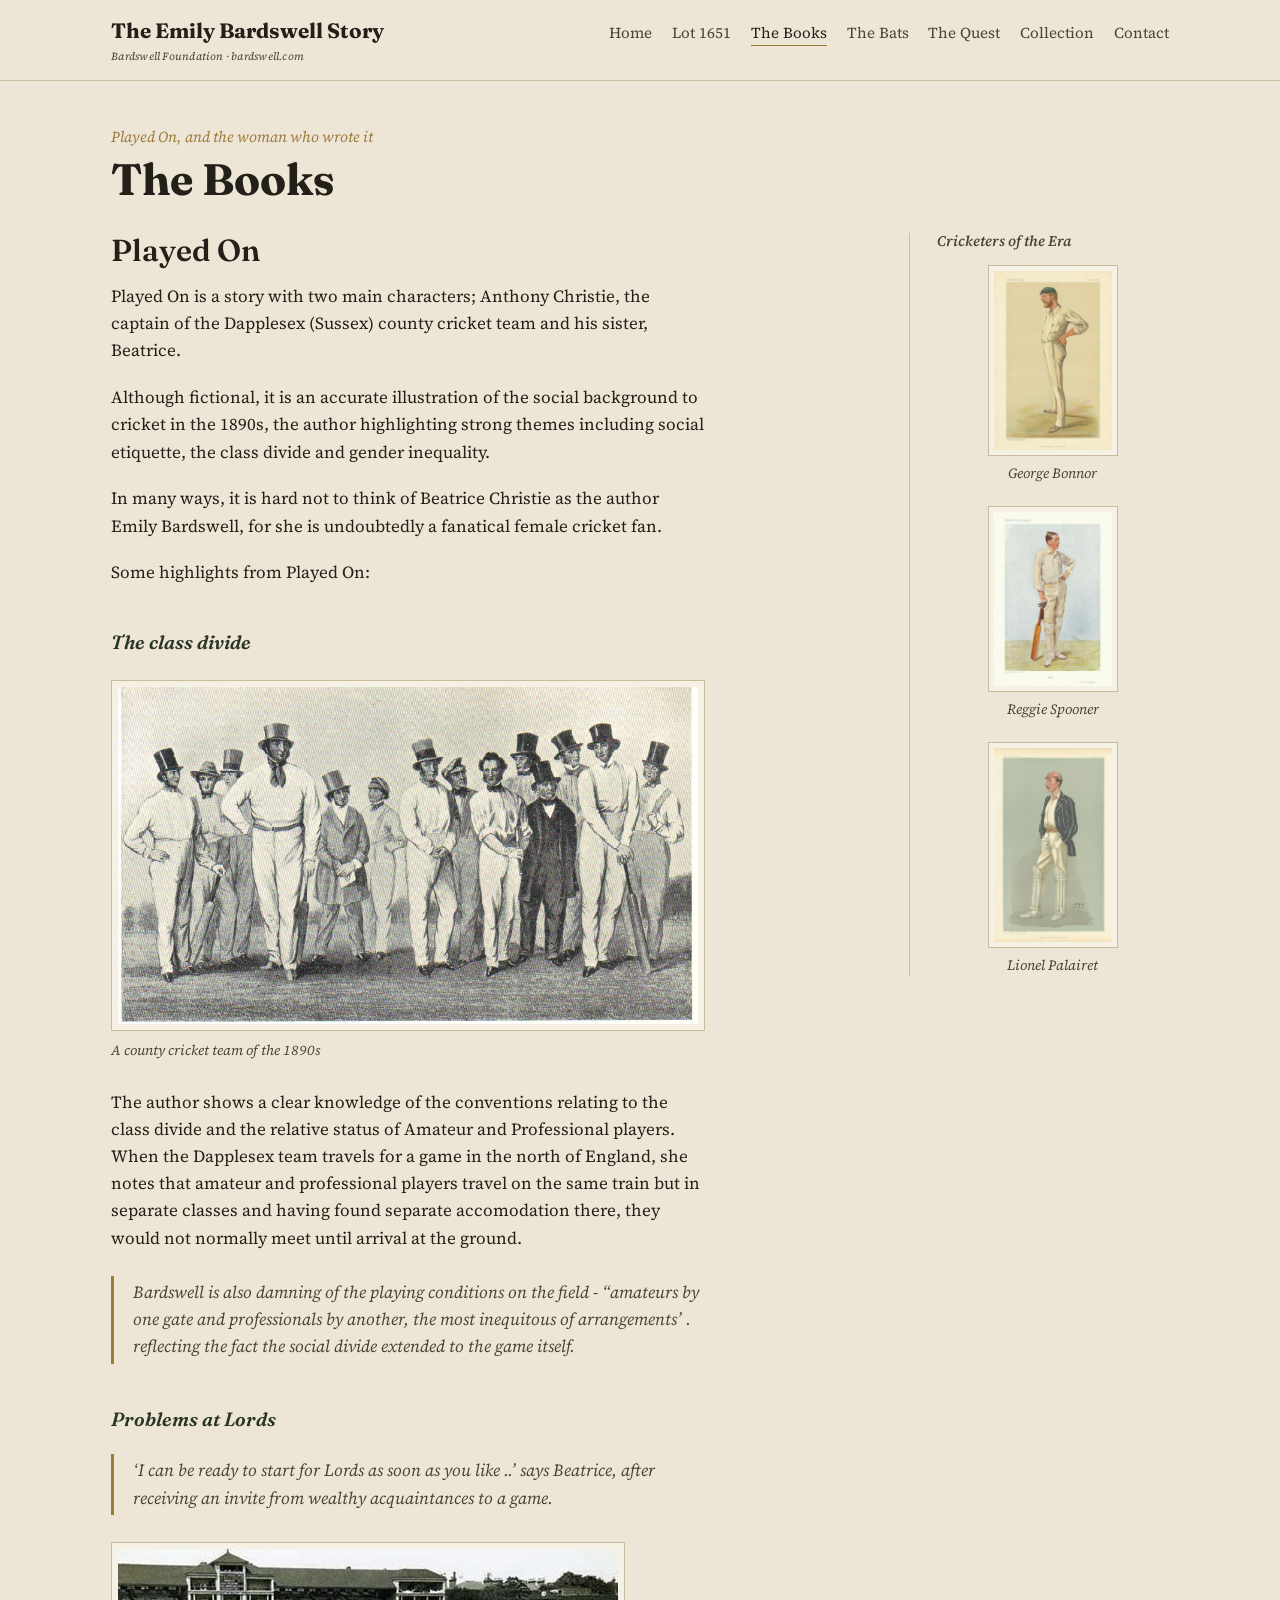
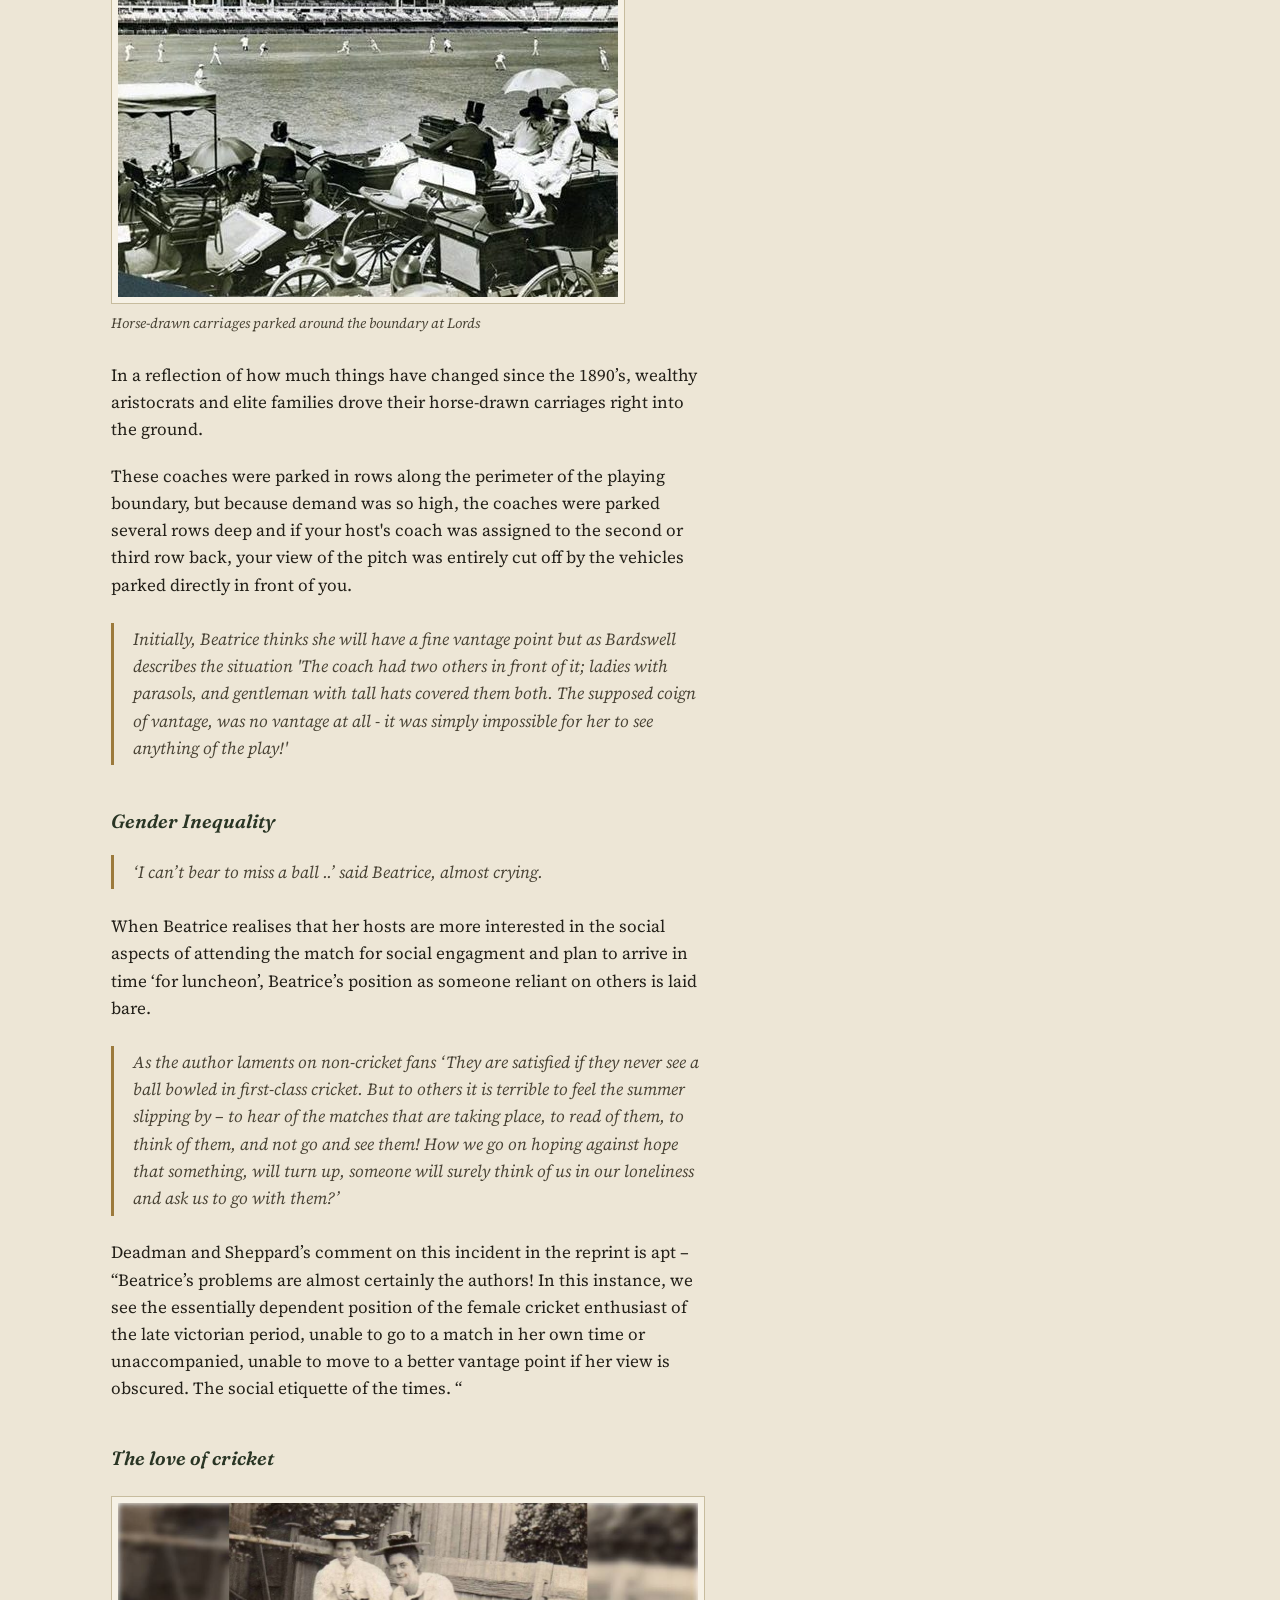
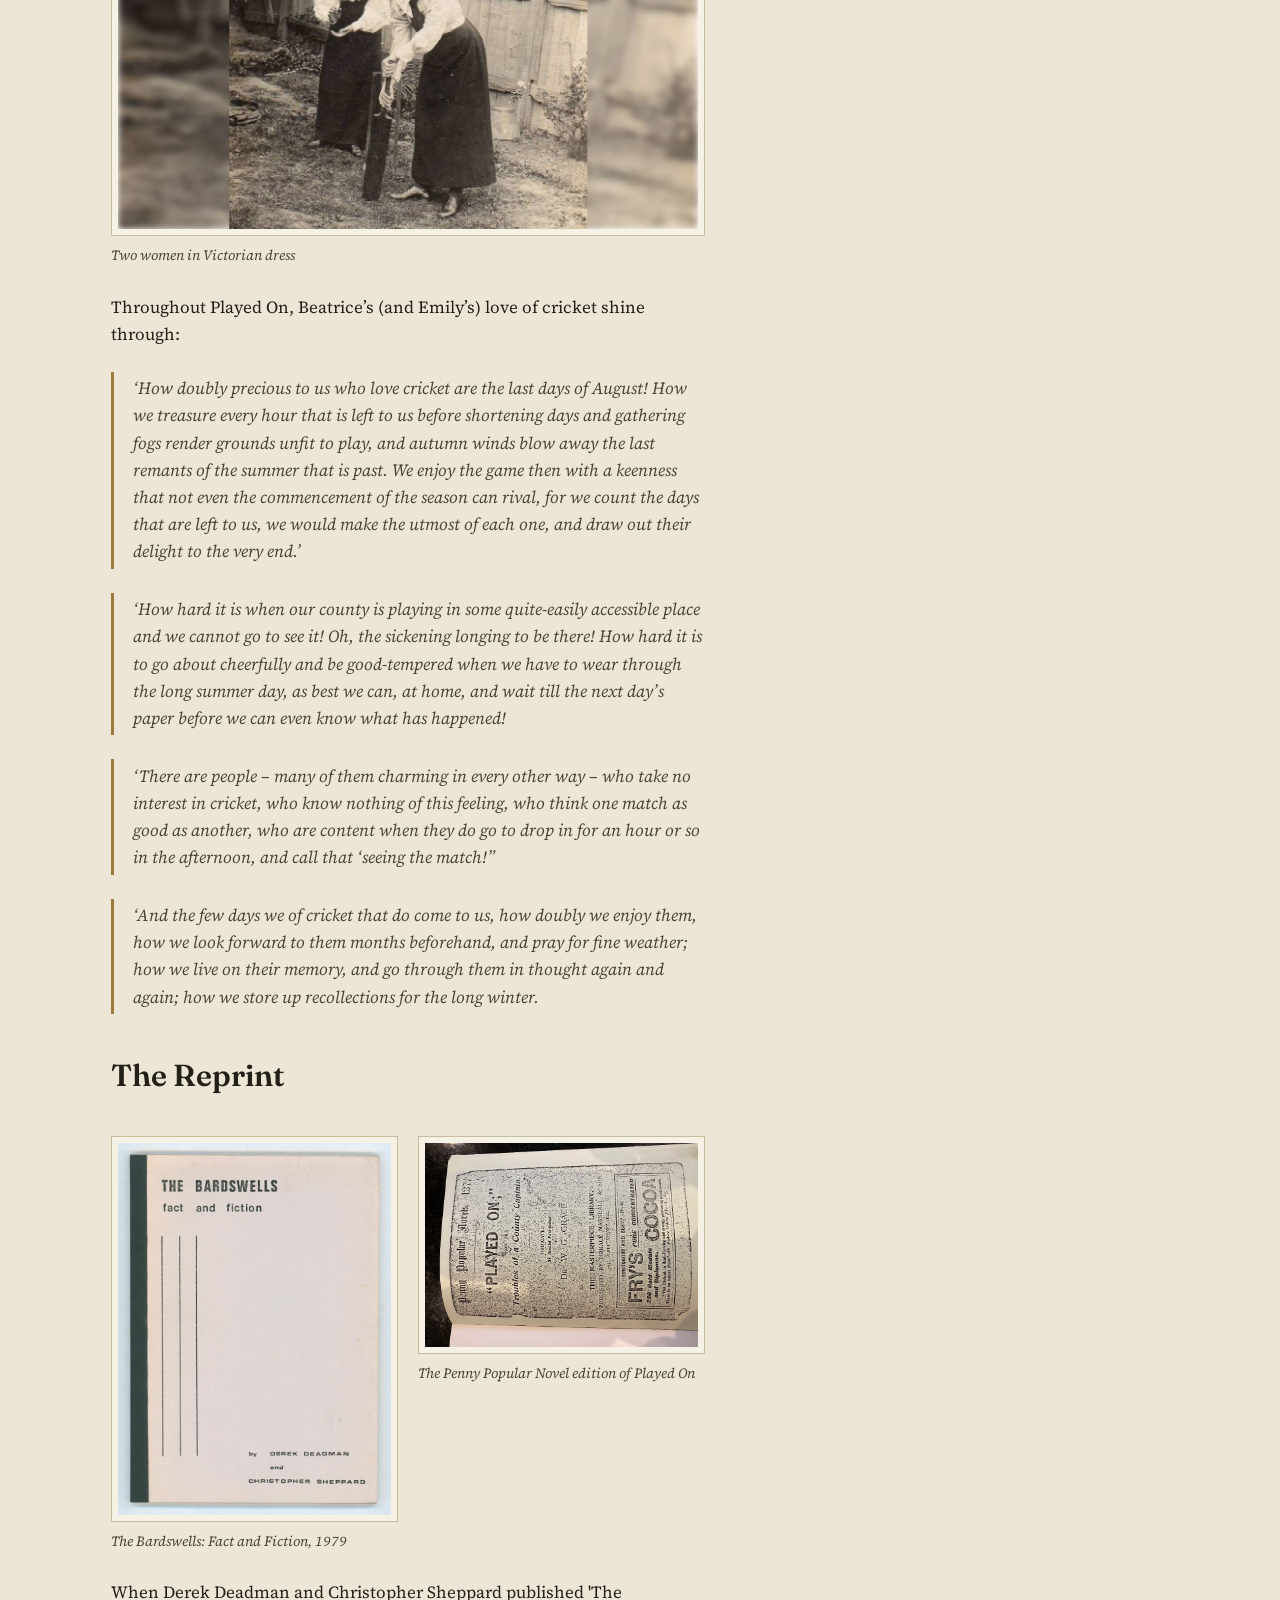
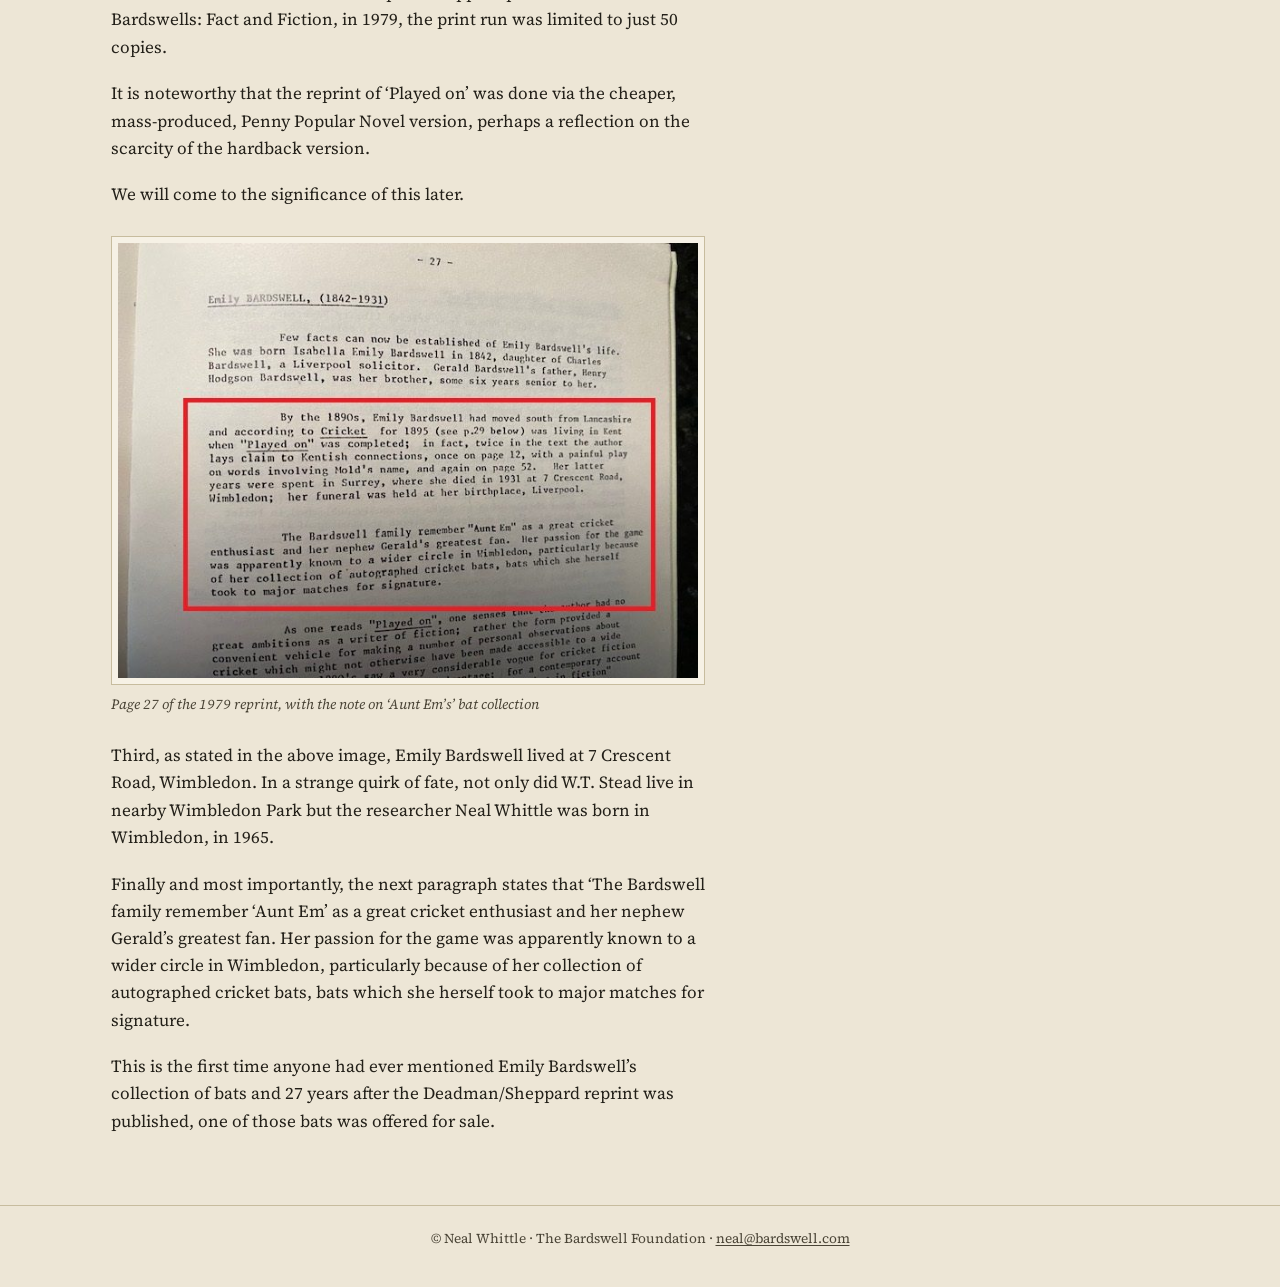
<file: the-books.html>
<!DOCTYPE html>
<html lang="en">
<head>
<meta charset="UTF-8">
<meta name="viewport" content="width=device-width, initial-scale=1.0">
<title>The Books — The Emily Bardswell Story</title>
<meta name="description" content="Played On, Emily Bardswell&rsquo;s 1898 novel of cricket, class and gender in Victorian England, and its 1979 reprint.">
<link rel="preconnect" href="https://fonts.googleapis.com">
<link rel="preconnect" href="https://fonts.gstatic.com" crossorigin>
<link href="https://fonts.googleapis.com/css2?family=Fraunces:wght@500;600;700&family=Source+Serif+4:ital,wght@0,400;0,600;1,400;1,600&display=swap" rel="stylesheet">
<link rel="stylesheet" href="css/style.css">
<link rel="icon" href="favicon.svg" type="image/svg+xml">
<link rel="icon" href="favicon.ico" sizes="48x48">
<link rel="apple-touch-icon" href="apple-touch-icon.png">
</head>
<body>
<a class="skip-link" href="#main">Skip to content</a>
<header class="site-header">
  <div class="nav-wrap">
    <a class="site-mark" href="index.html">The Emily Bardswell Story
      <span class="mark-small">Bardswell Foundation &middot; bardswell.com</span>
    </a>
    <nav aria-label="Primary">
      <ul class="site-nav">
        <li><a href="index.html">Home</a></li>
        <li><a href="lot-1651.html">Lot 1651</a></li>
        <li><a href="the-books.html" aria-current="page">The Books</a></li>
        <li><a href="the-bats.html">The Bats</a></li>
        <li><a href="the-quest.html">The Quest</a></li>
        <li><a href="collection.html">Collection</a></li>
        <li><a href="contact.html">Contact</a></li>
      </ul>
    </nav>
  </div>
</header>
<main id="main">
<div class="page-hero">
  <p class="page-eyebrow">Played On, and the woman who wrote it</p>
  <h1>The Books</h1>
</div>
<div class="shell">
  <div class="layout-with-rail">
    <div class="content-col">

      <section class="prose-section">
        <h2>Played On</h2>
        <p>Played On is a story with two main characters; Anthony Christie, the captain of the Dapplesex (Sussex) county cricket team and his sister, Beatrice.</p>
        <p>Although fictional, it is an accurate illustration of the social background to cricket in the 1890s, the author highlighting strong themes including social etiquette, the class divide and gender inequality.</p>
        <p>In many ways, it is hard not to think of Beatrice Christie as the author Emily Bardswell, for she is undoubtedly a fanatical female cricket fan.</p>
        <p>Some highlights from Played On:</p>
      </section>

      <section class="prose-section">
        <h3>The class divide</h3>
        <figure>
  <img src="images/content/class-divide-team.jpg" alt="A county cricket team of the 1890s" loading="lazy">
  <figcaption>A county cricket team of the 1890s</figcaption>
</figure>
        <p>The author shows a clear knowledge of the conventions relating to the class divide and the relative status of Amateur and Professional players. When the Dapplesex team travels for a game in the north of England, she notes that amateur and professional players travel on the same train but in separate classes and having found separate accomodation there, they would not normally meet until arrival at the ground.</p>
        <blockquote>Bardswell is also damning of the playing conditions on the field - “amateurs by one gate and professionals by another, the most inequitous of arrangements’ . reflecting the fact the social divide extended to the game itself.</blockquote>
      </section>

      <section class="prose-section">
        <h3>Problems at Lords</h3>
        <blockquote>‘I can be ready to start for Lords as soon as you like ..’ says Beatrice, after receiving an invite from wealthy acquaintances to a game.</blockquote>
        <figure>
  <img src="images/content/lords-carriages.jpg" alt="Horse-drawn carriages parked around the boundary at Lords" loading="lazy">
  <figcaption>Horse-drawn carriages parked around the boundary at Lords</figcaption>
</figure>
        <p>In a reflection of how much things have changed since the 1890’s, wealthy aristocrats and elite families drove their horse-drawn carriages right into the ground.</p>
        <p>These coaches were parked in rows along the perimeter of the playing boundary, but because demand was so high, the coaches were parked several rows deep and if your host's coach was assigned to the second or third row back, your view of the pitch was entirely cut off by the vehicles parked directly in front of you.</p>
        <blockquote>Initially, Beatrice thinks she will have a fine vantage point but as Bardswell describes the situation 'The coach had two others in front of it; ladies with parasols, and gentleman with tall hats covered them both. The supposed coign of vantage, was no vantage at all  - it was simply impossible for her to see anything of the play!'</blockquote>
      </section>

      <section class="prose-section">
        <h3>Gender Inequality</h3>
        <blockquote>‘I can’t bear to miss a ball ..’ said Beatrice, almost crying.</blockquote>
        <p>When Beatrice realises that her hosts are more interested in the social aspects of attending the match for social engagment and plan to arrive in time ‘for luncheon’, Beatrice’s position as someone reliant on others is laid bare.</p>
        <blockquote>As the author laments on non-cricket fans ‘They are satisfied if they never see a ball bowled in first-class cricket. But to others it is terrible to feel the summer slipping by – to hear of the matches that are taking place, to read of them, to think of them, and not go and see them! How we go on hoping against hope that something, will turn up, someone will surely think of us in our loneliness and ask us to go with them?’</blockquote>
        <p>Deadman and Sheppard’s comment on this incident in the reprint is apt – “Beatrice’s problems are almost certainly the authors! In this instance, we see the essentially dependent position of the female cricket enthusiast of the late victorian period, unable to go to a match in her own time or unaccompanied, unable to move to a better vantage point if her view is obscured. The social etiquette of the times. “</p>
      </section>

      <section class="prose-section">
        <h3>The love of cricket</h3>
        <figure>
  <img src="images/content/victorian-women.jpg" alt="Two women in Victorian dress" loading="lazy">
  <figcaption>Two women in Victorian dress</figcaption>
</figure>
        <p>Throughout Played On, Beatrice’s (and Emily’s) love of cricket shine through:</p>
        <blockquote>‘How doubly precious to us who love cricket are the last days of August! How we treasure every hour that is left to us before shortening days and gathering fogs render grounds unfit to play, and autumn winds blow away the last remants of the summer that is past. We enjoy the game then with a keenness that not even the commencement of the season can rival, for we count the days  that are left to us, we would make the utmost of each one, and draw out their delight to the very end.’</blockquote>
        <blockquote>‘How hard it is when our county is playing in some quite-easily accessible place and we cannot go to see it! Oh, the sickening longing to be there! How hard it is to go about cheerfully and be good-tempered when we have to wear through the long summer day, as best we can, at home, and wait till the next day’s paper before we can even know what has happened!</blockquote>
        <blockquote>‘There are people – many of them charming in every other way – who take no interest in cricket, who know nothing of this feeling, who think one match as good as another, who are content when they do go to drop in for an hour or so in the afternoon, and call that ‘seeing the match!”</blockquote>
        <blockquote>‘And the few days we of cricket that do come to us, how doubly we enjoy them, how we look forward to them months beforehand, and pray for fine weather; how we live on their memory, and go through them in thought again and again; how we store up recollections for the long winter.</blockquote>
      </section>

      <section class="prose-section">
        <h2>The Reprint</h2>
        <div class="figure-row">
  <figure>
  <img src="images/content/bardswells-fact-fiction.jpg" alt="The Bardswells: Fact and Fiction, 1979" loading="lazy">
  <figcaption>The Bardswells: Fact and Fiction, 1979</figcaption>
</figure>
  <figure>
  <img src="images/content/played-on-reprint.jpg" alt="The Penny Popular Novel edition of Played On" loading="lazy">
  <figcaption>The Penny Popular Novel edition of Played On</figcaption>
</figure>
</div>
        <p>When Derek Deadman and Christopher Sheppard published 'The Bardswells: Fact and Fiction, in 1979, the print run was limited to just 50 copies.</p>
        <p>It is noteworthy that the reprint of ‘Played on’ was done via the cheaper, mass-produced, Penny Popular Novel version, perhaps a reflection on the scarcity of the hardback version.</p>
        <p>We will come to the significance of this later.</p>
        <figure>
  <img src="images/content/page27-notes.jpg" alt="Page 27 of the 1979 reprint, with the note on &lsquo;Aunt Em&rsquo;s&rsquo; bat collection" loading="lazy">
  <figcaption>Page 27 of the 1979 reprint, with the note on &lsquo;Aunt Em&rsquo;s&rsquo; bat collection</figcaption>
</figure>
        <p>Third, as stated in the above image, Emily Bardswell lived at 7 Crescent Road, Wimbledon. In a strange quirk of fate, not only did W.T. Stead live in nearby Wimbledon Park but the researcher Neal Whittle was born in Wimbledon, in 1965.</p>
        <p>Finally and most importantly, the next paragraph states that ‘The Bardswell family remember ‘Aunt Em’ as a great cricket enthusiast and her nephew Gerald’s greatest fan. Her passion for the game was apparently known to a wider circle in Wimbledon, particularly because of her collection of autographed cricket bats, bats which she herself took to major matches for signature.</p>
        <p>This is the first time anyone had ever mentioned Emily Bardswell’s collection of bats and 27 years after the Deadman/Sheppard reprint was published, one of those bats was offered for sale.</p>
      </section>

    </div>
    <aside class="card-rail" aria-label="Cricketers of the Era">
      <h4>Cricketers of the Era</h4>
      <div class="rail-cards">
      <div class="rail-card">
        <img src="images/cards/Bonnor.jpg" alt="Cricketer trading card: George Bonnor" loading="lazy">
        <figcaption>George Bonnor</figcaption>
      </div>
      <div class="rail-card">
        <img src="images/cards/Spooner.jpg" alt="Cricketer trading card: Reggie Spooner" loading="lazy">
        <figcaption>Reggie Spooner</figcaption>
      </div>
      <div class="rail-card">
        <img src="images/cards/Palairet.jpg" alt="Cricketer trading card: Lionel Palairet" loading="lazy">
        <figcaption>Lionel Palairet</figcaption>
      </div>
      </div>
    </aside>
  </div>
</div>

</main>
<footer class="site-footer">
  <p>&copy; Neal Whittle &middot; The Bardswell Foundation &middot; <a href="contact.html">neal@bardswell.com</a></p>
</footer>
<script src="js/main.js"></script>
</body>
</html>
</file>
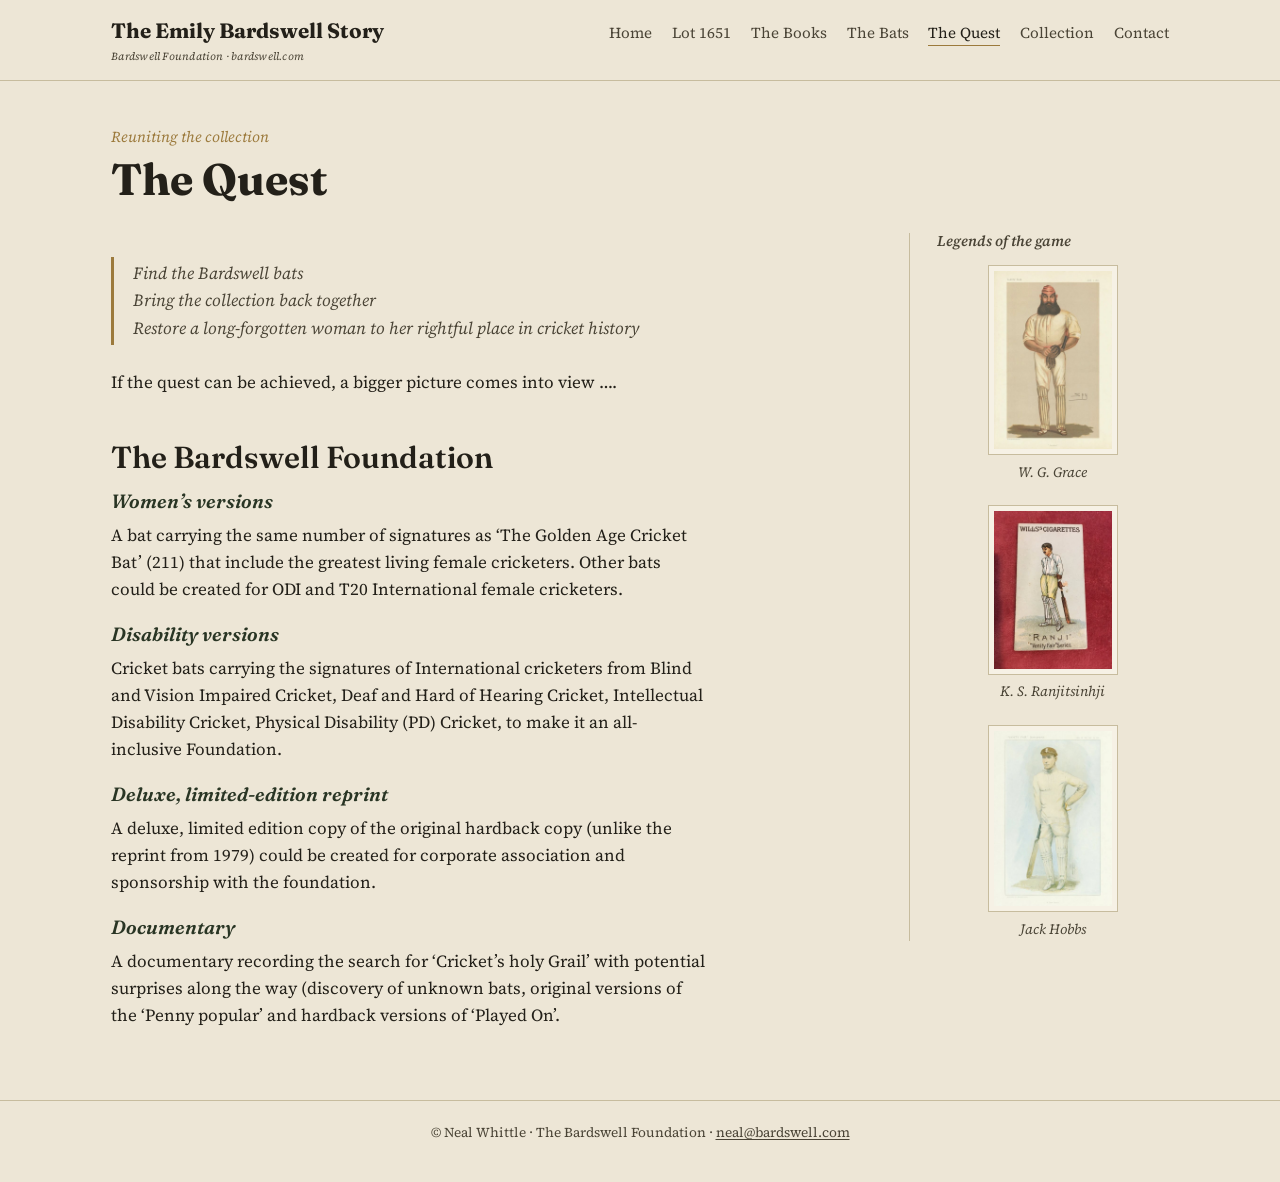
<file: the-quest.html>
<!DOCTYPE html>
<html lang="en">
<head>
<meta charset="UTF-8">
<meta name="viewport" content="width=device-width, initial-scale=1.0">
<title>The Quest — The Emily Bardswell Story</title>
<meta name="description" content="The quest to find the Bardswell bats, reunite the collection, and the plans for the Bardswell Foundation.">
<link rel="preconnect" href="https://fonts.googleapis.com">
<link rel="preconnect" href="https://fonts.gstatic.com" crossorigin>
<link href="https://fonts.googleapis.com/css2?family=Fraunces:wght@500;600;700&family=Source+Serif+4:ital,wght@0,400;0,600;1,400;1,600&display=swap" rel="stylesheet">
<link rel="stylesheet" href="css/style.css">
<link rel="icon" href="favicon.svg" type="image/svg+xml">
<link rel="icon" href="favicon.ico" sizes="48x48">
<link rel="apple-touch-icon" href="apple-touch-icon.png">
</head>
<body>
<a class="skip-link" href="#main">Skip to content</a>
<header class="site-header">
  <div class="nav-wrap">
    <a class="site-mark" href="index.html">The Emily Bardswell Story
      <span class="mark-small">Bardswell Foundation &middot; bardswell.com</span>
    </a>
    <nav aria-label="Primary">
      <ul class="site-nav">
        <li><a href="index.html">Home</a></li>
        <li><a href="lot-1651.html">Lot 1651</a></li>
        <li><a href="the-books.html">The Books</a></li>
        <li><a href="the-bats.html">The Bats</a></li>
        <li><a href="the-quest.html" aria-current="page">The Quest</a></li>
        <li><a href="collection.html">Collection</a></li>
        <li><a href="contact.html">Contact</a></li>
      </ul>
    </nav>
  </div>
</header>
<main id="main">
<div class="page-hero">
  <p class="page-eyebrow">Reuniting the collection</p>
  <h1>The Quest</h1>
</div>
<div class="shell">
  <div class="layout-with-rail">
    <div class="content-col">

      <section class="prose-section">
        <blockquote>Find the Bardswell bats<br>Bring the collection back together<br>Restore a long-forgotten woman to her rightful place in cricket history</blockquote>
        <p>If the quest can be achieved, a bigger picture comes into view ….</p>
      </section>

      <section class="prose-section">
        <h2>The Bardswell Foundation</h2>

        <h3>Women&rsquo;s versions</h3>
        <p>A bat carrying the same number of signatures as ‘The Golden Age Cricket Bat’ (211) that include the greatest living female cricketers.  Other bats could be created for ODI and T20 International female cricketers.</p>

        <h3>Disability versions</h3>
        <p>Cricket bats carrying the signatures of International cricketers from Blind and Vision Impaired Cricket, Deaf and Hard of Hearing Cricket, Intellectual Disability Cricket, Physical Disability (PD) Cricket, to make it an all-inclusive Foundation.</p>

        <h3>Deluxe, limited-edition reprint</h3>
        <p>A deluxe, limited edition copy of the original hardback copy (unlike the reprint from 1979) could be created for corporate association and sponsorship with the foundation.</p>

        <h3>Documentary</h3>
        <p>A documentary recording the search for  ‘Cricket’s holy Grail’ with potential surprises along the way (discovery of unknown bats, original versions of the ‘Penny popular’ and hardback versions of ‘Played On’.</p>
      </section>

    </div>
    <aside class="card-rail" aria-label="Legends of the game">
      <h4>Legends of the game</h4>
      <div class="rail-cards">
      <div class="rail-card">
        <img src="images/cards/Grace2.jpg" alt="Cricketer trading card: W. G. Grace" loading="lazy">
        <figcaption>W. G. Grace</figcaption>
      </div>
      <div class="rail-card">
        <img src="images/cards/Ranji.jpg" alt="Cricketer trading card: K. S. Ranjitsinhji" loading="lazy">
        <figcaption>K. S. Ranjitsinhji</figcaption>
      </div>
      <div class="rail-card">
        <img src="images/cards/Hobbs.jpg" alt="Cricketer trading card: Jack Hobbs" loading="lazy">
        <figcaption>Jack Hobbs</figcaption>
      </div>
      </div>
    </aside>
  </div>
</div>

</main>
<footer class="site-footer">
  <p>&copy; Neal Whittle &middot; The Bardswell Foundation &middot; <a href="contact.html">neal@bardswell.com</a></p>
</footer>
<script src="js/main.js"></script>
</body>
</html>
</file>
<file: css/style.css>
/* ==========================================================================
   The Emily Bardswell Story — stylesheet
   Palette: parchment / ink / willow green / brass / oxblood
   Type: Fraunces (display) + Source Serif 4 (body & UI)
   ========================================================================== */

:root {
  --parchment: #ede6d6;
  --parchment-deep: #e2d9c4;
  --card-bg: #f6f1e5;
  --ink: #232019;
  --ink-soft: #4a4436;
  --willow: #3b4a34;
  --willow-deep: #293524;
  --brass: #9c7a3c;
  --brass-light: #c7a565;
  --oxblood: #6b2c24;
  --rule: #c7bc9e;
  --rule-light: #d9d0b8;
  --shadow: rgba(35, 32, 25, 0.16);

  --font-display: "Fraunces", "Iowan Old Style", "Palatino Linotype", serif;
  --font-body: "Source Serif 4", "Iowan Old Style", Georgia, serif;

  --measure: 66ch;
}

* { box-sizing: border-box; }

html {
  scroll-behavior: smooth;
}

body {
  margin: 0;
  background: var(--parchment);
  color: var(--ink);
  font-family: var(--font-body);
  font-size: 1.0625rem;
  line-height: 1.6;
  -webkit-font-smoothing: antialiased;
}

img { max-width: 100%; display: block; }

a {
  color: var(--oxblood);
  text-decoration-thickness: 1px;
  text-underline-offset: 2px;
}
a:hover { color: var(--willow); }

h1, h2, h3, h4 {
  font-family: var(--font-display);
  color: var(--ink);
  line-height: 1.15;
  font-weight: 600;
  margin: 0 0 0.5em;
}

h1 { font-size: clamp(2rem, 4vw, 2.75rem); font-weight: 700; }
h2 { font-size: clamp(1.5rem, 3vw, 1.9rem); }
h3 {
  font-size: 1.2rem;
  font-style: italic;
  color: var(--willow-deep);
  font-weight: 600;
}

p { margin: 0 0 1.15em; }

.visually-hidden {
  position: absolute;
  width: 1px; height: 1px;
  overflow: hidden;
  clip: rect(0 0 0 0);
  white-space: nowrap;
}

/* ---------- Skip link ---------- */
.skip-link {
  position: absolute;
  left: -999px;
  top: 0;
  background: var(--willow);
  color: var(--parchment);
  padding: 0.6em 1em;
  z-index: 200;
}
.skip-link:focus {
  left: 0.5em;
  top: 0.5em;
}

/* ---------- Header / nav ---------- */
.site-header {
  position: sticky;
  top: 0;
  z-index: 100;
  background: var(--parchment);
  border-bottom: 1px solid var(--rule);
}

.nav-wrap {
  max-width: 1100px;
  margin: 0 auto;
  padding: 0.85em 1.25em;
  display: flex;
  align-items: baseline;
  justify-content: space-between;
  gap: 1em;
  flex-wrap: wrap;
}

.site-mark {
  font-family: var(--font-display);
  font-weight: 700;
  font-size: 1.3rem;
  color: var(--ink);
  text-decoration: none;
  white-space: nowrap;
}
.site-mark:hover { color: var(--willow); }
.site-mark .mark-small {
  display: block;
  font-family: var(--font-body);
  font-style: italic;
  font-size: 0.68rem;
  font-weight: 400;
  color: var(--ink-soft);
  letter-spacing: 0.02em;
}

.site-nav {
  display: flex;
  flex-wrap: wrap;
  gap: 0.35em 1.3em;
  list-style: none;
  margin: 0;
  padding: 0;
  font-size: 0.95rem;
}
.site-nav a {
  color: var(--ink-soft);
  text-decoration: none;
  padding-bottom: 2px;
  border-bottom: 1px solid transparent;
}
.site-nav a:hover,
.site-nav a[aria-current="page"] {
  color: var(--ink);
  border-bottom-color: var(--brass);
}

/* ---------- Hero (home) ---------- */
.hero-banner {
  width: 100%;
  display: block;
  border-bottom: 1px solid var(--rule);
}
.hero-banner img { width: 100%; height: auto; }

/* ---------- Page hero (inner pages) ---------- */
.page-hero {
  max-width: 1100px;
  margin: 0 auto;
  padding: 2.6em 1.25em 0.4em;
}
.page-eyebrow {
  font-style: italic;
  color: var(--brass);
  margin: 0 0 0.3em;
  font-size: 0.95rem;
}

/* ---------- Layout shell ---------- */
.shell {
  max-width: 1100px;
  margin: 0 auto;
  padding: 0 1.25em 3em;
}

.layout-with-rail {
  display: grid;
  grid-template-columns: minmax(0, 1fr) 260px;
  gap: 3.2em;
  align-items: start;
}

@media (max-width: 860px) {
  .layout-with-rail {
    grid-template-columns: 1fr;
    gap: 2em;
  }
}

.content-col { max-width: var(--measure); }

/* ---------- Prose sections ---------- */
.prose-section { margin: 0 0 2.6em; }
.prose-section:last-child { margin-bottom: 0; }

.prose-section blockquote {
  margin: 1.4em 0;
  padding: 0.2em 0 0.2em 1.1em;
  border-left: 3px solid var(--brass);
  font-style: italic;
  color: var(--ink-soft);
}

figure {
  margin: 1.6em 0;
}
figure img {
  border: 1px solid var(--rule);
  background: var(--card-bg);
  padding: 6px;
}
figcaption {
  font-family: var(--font-body);
  font-style: italic;
  font-size: 0.88rem;
  color: var(--ink-soft);
  margin-top: 0.55em;
}

.figure-row {
  display: flex;
  gap: 1.2em;
  flex-wrap: wrap;
}
.figure-row figure { flex: 1 1 220px; margin: 1.6em 0; }

.link-list {
  font-size: 0.9rem;
  color: var(--ink-soft);
  margin: -0.6em 0 1.6em;
}
.link-list a { word-break: break-word; }

/* ---------- Card rail (sidebar of trading cards) ---------- */
.card-rail {
  border-left: 1px solid var(--rule);
  padding-left: 1.6em;
}
.card-rail h4 {
  font-family: var(--font-body);
  font-style: italic;
  font-weight: 600;
  color: var(--ink-soft);
  font-size: 0.92rem;
  margin-bottom: 1em;
}
.rail-cards {
  display: flex;
  flex-direction: column;
  gap: 1.3em;
}
.rail-card { text-align: center; }
.rail-card img {
  border: 1px solid var(--rule);
  background: var(--card-bg);
  padding: 5px;
  max-width: 130px;
  margin: 0 auto;
}
.rail-card figcaption { margin-top: 0.4em; }

@media (max-width: 860px) {
  .card-rail {
    border-left: none;
    border-top: 1px solid var(--rule);
    padding-left: 0;
    padding-top: 1.6em;
  }
  .rail-cards {
    flex-direction: row;
    flex-wrap: wrap;
    justify-content: flex-start;
  }
  .rail-card { flex: 0 0 auto; width: 110px; }
  .rail-card img { max-width: 100px; }
}

/* ---------- Home page sections ---------- */
.home-intro {
  max-width: var(--measure);
  margin: 2.2em auto 0;
  padding: 0 1.25em;
  text-align: left;
}
.home-intro h1 { margin-bottom: 0.55em; }

.video-feature {
  max-width: 820px;
  margin: 2em auto 0;
  padding: 0 1.25em;
}
.video-card {
  display: block;
  width: 100%;
  padding: 0;
  border: 1px solid var(--rule);
  background: var(--card-bg);
  cursor: pointer;
  position: relative;
  overflow: hidden;
}
.video-card img {
  width: 100%;
  height: auto;
  transition: transform 0.4s ease, filter 0.3s ease;
}
.video-card:hover img,
.video-card:focus-visible img {
  transform: scale(1.025);
  filter: brightness(1.08);
}

/* ---------- Section nav grid (home) ---------- */
.section-grid {
  max-width: 1100px;
  margin: 3em auto 0;
  padding: 0 1.25em 3em;
  display: grid;
  grid-template-columns: repeat(auto-fit, minmax(230px, 1fr));
  gap: 1.1em;
}
.section-card {
  display: block;
  border: 1px solid var(--rule);
  background: var(--card-bg);
  padding: 1.4em 1.4em 1.3em;
  text-decoration: none;
  color: var(--ink);
  position: relative;
}
.section-card:hover {
  border-color: var(--brass);
}
.section-card .sc-label {
  font-family: var(--font-display);
  font-size: 1.15rem;
  font-weight: 600;
  color: var(--ink);
  display: block;
  margin-bottom: 0.35em;
}
.section-card .sc-desc {
  font-size: 0.92rem;
  color: var(--ink-soft);
  font-style: italic;
}

/* ---------- Collection page (card gallery) ---------- */
.collection-intro {
  max-width: var(--measure);
}
.card-gallery {
  display: grid;
  grid-template-columns: repeat(auto-fill, minmax(140px, 1fr));
  gap: 1.4em 1.1em;
  margin-top: 2em;
}
.gallery-item {
  background: var(--card-bg);
  border: 1px solid var(--rule);
  padding: 8px 8px 10px;
  text-align: center;
  cursor: pointer;
}
.gallery-item:hover { border-color: var(--brass); }
.gallery-item img { width: 100%; height: auto; }
.gallery-item .g-cap {
  margin-top: 0.5em;
  font-size: 0.82rem;
  font-style: italic;
  color: var(--ink-soft);
}

/* Lightbox */
.lightbox {
  position: fixed;
  inset: 0;
  background: rgba(20, 18, 13, 0.92);
  display: none;
  align-items: center;
  justify-content: center;
  z-index: 300;
  padding: 2em 1em;
}
.lightbox.is-open { display: flex; }
.lightbox-inner {
  max-width: min(90vw, 640px);
  text-align: center;
}
.lightbox-inner img {
  max-width: 100%;
  max-height: 78vh;
  width: auto;
  margin: 0 auto;
  border: 4px solid var(--parchment);
}
.lightbox-cap {
  color: var(--parchment);
  font-style: italic;
  margin-top: 1em;
}
.lightbox-close {
  position: absolute;
  top: 1.2em;
  right: 1.4em;
  background: none;
  border: none;
  color: var(--parchment);
  font-size: 2rem;
  line-height: 1;
  cursor: pointer;
  font-family: var(--font-body);
}

/* Video modal */
.video-modal {
  position: fixed;
  inset: 0;
  background: rgba(20, 18, 13, 0.92);
  display: none;
  align-items: center;
  justify-content: center;
  z-index: 300;
  padding: 1.5em;
}
.video-modal.is-open { display: flex; }
.video-modal-inner {
  max-width: min(92vw, 900px);
  width: 100%;
  position: relative;
}
.video-modal-inner video {
  width: 100%;
  display: block;
  border: 4px solid var(--parchment);
  background: #000;
}
.video-modal-close {
  position: absolute;
  top: -2.4em;
  right: 0;
  background: none;
  border: none;
  color: var(--parchment);
  font-size: 2rem;
  line-height: 1;
  cursor: pointer;
  font-family: var(--font-body);
}

/* ---------- Contact page ---------- */
.contact-grid {
  display: grid;
  grid-template-columns: minmax(0, 1fr) minmax(260px, 340px);
  gap: 2.6em;
}
@media (max-width: 780px) {
  .contact-grid { grid-template-columns: 1fr; }
}
.contact-form {
  display: flex;
  flex-direction: column;
  gap: 1.1em;
  margin-top: 1.6em;
}
.form-field label {
  display: block;
  font-size: 0.9rem;
  color: var(--ink-soft);
  margin-bottom: 0.35em;
}
.form-field input,
.form-field textarea {
  width: 100%;
  font-family: var(--font-body);
  font-size: 1rem;
  padding: 0.6em 0.7em;
  border: 1px solid var(--rule);
  background: var(--card-bg);
  color: var(--ink);
}
.form-field input:focus,
.form-field textarea:focus {
  outline: 2px solid var(--brass);
  outline-offset: 1px;
}
.btn-submit {
  align-self: flex-start;
  background: var(--willow-deep);
  color: var(--parchment);
  border: none;
  padding: 0.75em 1.6em;
  font-family: var(--font-body);
  font-size: 1rem;
  cursor: pointer;
}
.btn-submit:hover { background: var(--willow); }
.form-note {
  font-size: 0.85rem;
  color: var(--ink-soft);
  margin-top: -0.4em;
}
.form-status {
  font-size: 0.92rem;
  margin-top: 0.2em;
}
.form-status.success { color: var(--willow-deep); }
.form-status.error { color: var(--oxblood); }

.contact-photo figure { margin-top: 1.6em; }

/* ---------- Footer ---------- */
.site-footer {
  border-top: 1px solid var(--rule);
  padding: 1.6em 1.25em;
  text-align: center;
  font-size: 0.85rem;
  color: var(--ink-soft);
}
.site-footer a { color: var(--ink-soft); }

/* ---------- Focus visibility ---------- */
a:focus-visible,
button:focus-visible {
  outline: 2px solid var(--brass);
  outline-offset: 2px;
}

@media (prefers-reduced-motion: reduce) {
  html { scroll-behavior: auto; }
}
</file>
